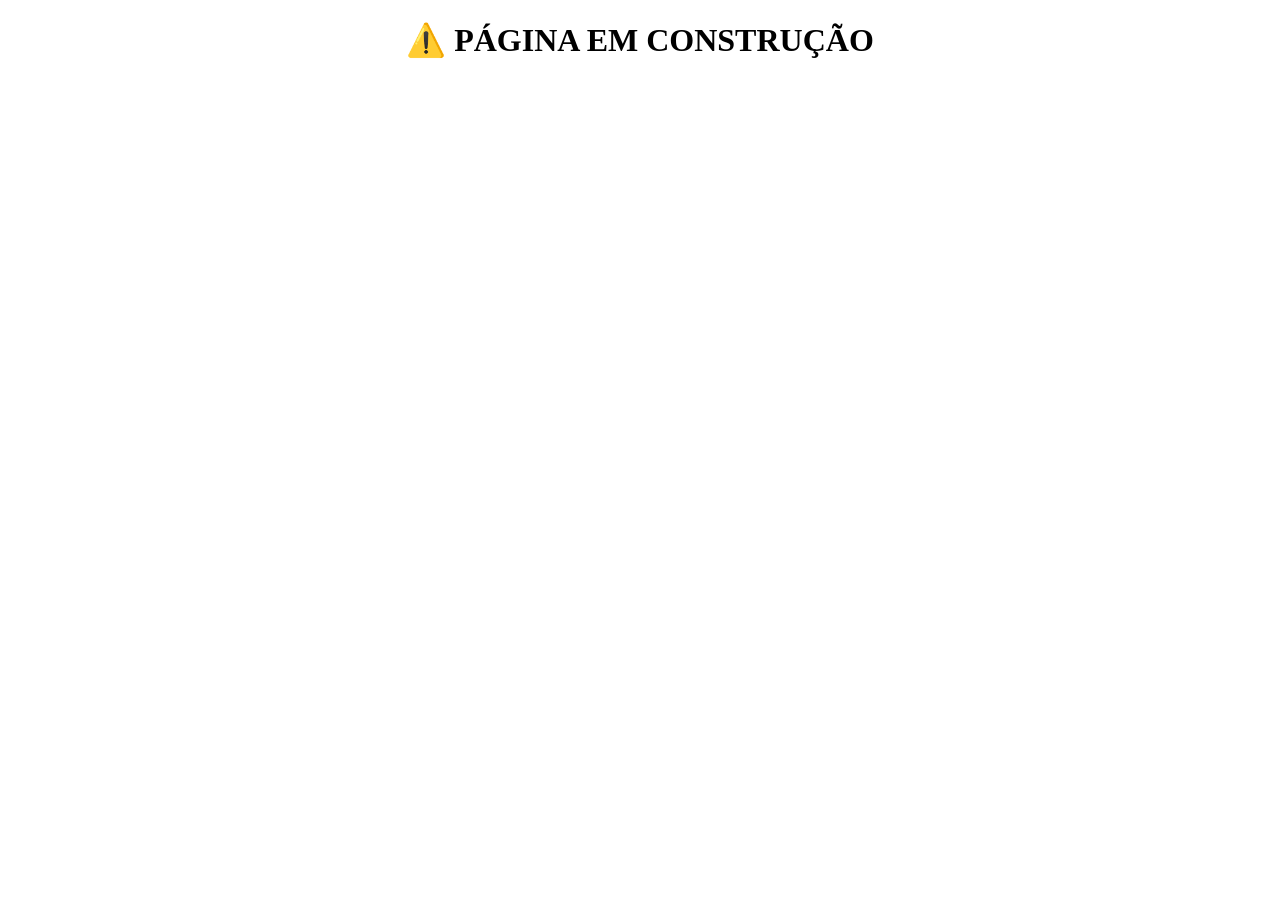
<file: index.html>
<!DOCTYPE html>
<html lang="pt-BR">
  <head>
    <meta charset="UTF-8">
    <meta http-equiv="content-type" content="text/html; charset=utf-8">
    <meta name="viewport" content="width=device-width, initial-scale=1.0">
    <title>Leandro Sciola</title>
  </head>
  <body>
    <h1 align="center">⚠️ PÁGINA EM CONSTRUÇÃO</h1>
  </body>
</html>
</file>
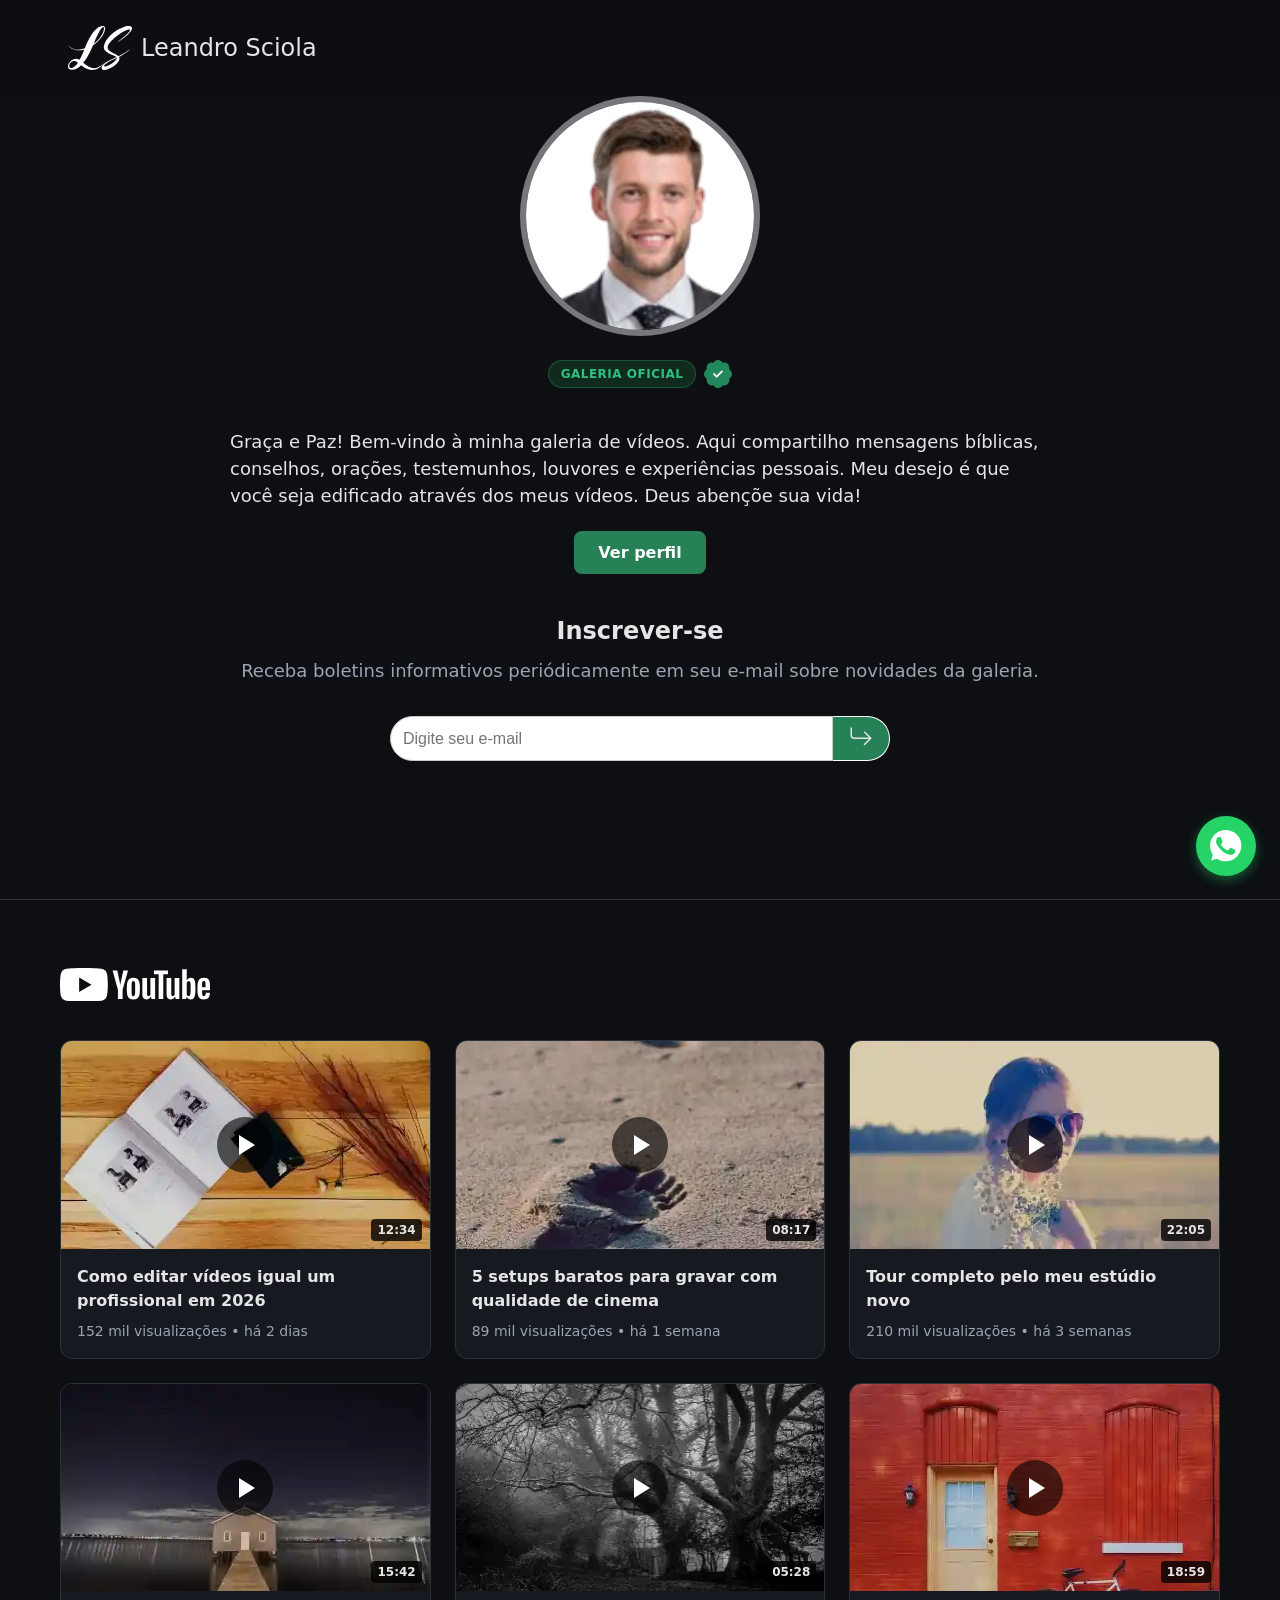
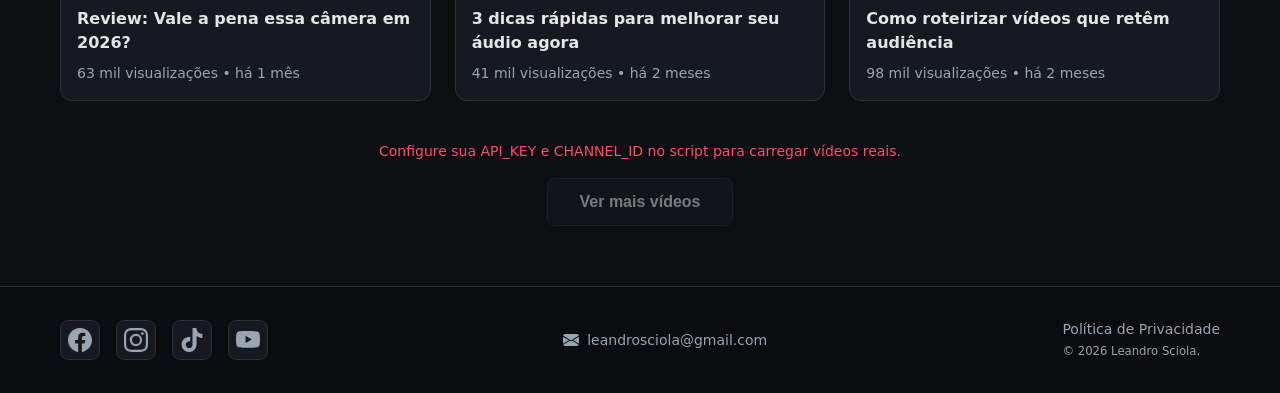
<file: _index.html>
<!DOCTYPE html>
<html lang="pt-BR">
  <head>
    <meta charset="UTF-8">
    <meta http-equiv="content-type" content="text/html; charset=utf-8">
    <meta http-equiv="X-UA-Compatible" content="IE=edge">
    <meta http-equiv="Cache-Control" content="public, max-age=31536000, immutable">
    <meta name="viewport" content="width=device-width, initial-scale=1.0">
    <meta name="revisit-after" content="7 days">
    <meta name="rating" content="General">
    <meta name="classification" content="Organization">
    <meta name="coverage" content="Worldwide">
    <meta name="distribution" content="Global">
    <meta name="directory" content="submission">
    <meta name="robots" content="index,follow">
    <meta name="language" content="pt-BR">
    <meta name="title" content="Leandro Sciola">
    <meta name="subtitle" content="Mensagens Bíblicas | Conselhos | Orações | Testemunhos | Louvores | Experiências Pessoais">
    <meta name="description" content="Página destinada a compartilhar mensagens bíblicas, conselhos, orações, testemunhos, louvores e experiências pessoais.">
    <meta name="keywords" content="leandro sciola, leandro, sciola, mensagens bíblicas, conselhos, orações, testemunhos, louvores">
    <meta name="copyright" content="Leandro Sciola">
    <meta name="theme-color" content="#ffffff">
    <meta name="msapplication-TileColor" content="#ffffff">
    <link rel="canonical" href="https://leandro.ct.ws">
    <link rel="icon" type="image/svg+xml" sizes="any" href="./images/favicon.svg">
    <title>Leandro Sciola - Mensagens Bíblicas | Conselhos | Orações | Testemunhos | Louvores | Experiências Pessoais</title>
    <link rel="preload" href="./styles/main.min.css" as="style">
    <link rel="preload" href="./scripts/main.min.js" as="script">
    <link rel="stylesheet" href="./styles/main.min.css">
    <!-- <base href="https://leandrosciola.codeberg.page/website/"> -->
  </head>
  <body style="background-color: #0D0F13">
    <header class="min-vh-100 border-bottom">
      <div class="header-top">
        <div class="container">
          <div class="header-content">
            <div class="logo">
              <a class="d-flex" href="/index.html" title="LS - Leandro Sciola">
                <svg xmlns="http://www.w3.org/2000/svg" xmlns:svg="http://www.w3.org/2000/svg" xml:space="preserve" width="80" height="80" viewBox="0 0 21.166666 21.166666" version="1.1" id="svg309">
                  <g id="layer1" transform="translate(-53.214574,-58.311775)">
                    <rect style="fill:none;fill-opacity:1;stroke:none;stroke-width:1.99232" id="rect345" width="21.166666" height="21.166666" x="53.214573" y="58.311775" rx="1.9843748" ry="1.9843748" />
                     <path d="m 62.139385,67.74203 c 1.2565,-3.01252 2.07713,-4.32141 2.513895,-4.38374 h 0.0205 c 0.22855,0 0.24585,0.43635 0.026,1.08035 -0.31905,0.93492 -1.14013,2.30614 -2.560765,3.30339 z m -2.477735,1.53714 c -0.48725,1.184235 -0.764495,1.86031 -1.277075,2.753675 -1.483505,-0.99609 -2.733715,0.54263 -2.99322,1.29793 -0.21975,0.644065 -0.024,1.28811 0.95904,1.329665 h 0.08315 c 0.83104,0 1.610285,-0.45705 2.364125,-1.205005 0.80535,0.623265 1.756115,1.24656 2.898795,1.24656 1.363675,-0.024 2.162065,-0.550395 2.76944,-1.417035 0.28695,-0.3624 0.51515,-0.69681 0.634865,-0.870065 -2.09146,2.89267 -4.16196,1.819785 -5.7461,0.3787 1.13175,-1.24656 1.782795,-2.724645 2.56578,-4.53216 1.741345,-1.26734 2.72205,-2.680105 3.07652,-3.718905 0.29065,-0.851815 0.14305,-1.45432 -0.37635,-1.45432 h -0.0205 c -1.073685,0.0415 -2.790385,0.810265 -4.811065,5.879605 -1.8146,0.757315 -3.61901,0.26595 -4.42176,-0.884185 0.620205,1.163875 2.559635,1.80015 4.29434,1.19554 z m -4.01147,4.43969 c -0.0485,-0.62905 0.62613,-1.37809 1.214215,-1.38961 0.1636,-0.0065 0.32185,0.0195 0.48025,0.07535 0.1985,0.0723 0.4203,0.22085 0.592645,0.40655 -0.780965,1.30499 -2.10949,1.89719 -2.28711,0.90771 z" style="fill:#ffffff;stroke-width:0.432832" id="path1101" />
                     <path d="m 68.25123,67.492705 c 1.282205,-0.88642 3.56431,-2.347685 3.98259,-3.573475 0.0425,-0.12465 0.0644,-0.24935 0.0445,-0.37395 -0.1014,-0.31165 -0.42575,-0.45705 -0.882835,-0.45705 -1.70363,0 -5.480335,2.05683 -6.479945,4.98624 -0.666405,1.95295 2.099465,2.49312 3.29906,3.17873 -1.02146,0.43625 -3.585285,1.49587 -3.953935,2.576225 -0.0709,0.20775 -0.05155,0.39475 0.0435,0.602535 0.1024,0.187 0.3234,0.27005 0.635005,0.27005 1.18423,0 3.53615,-1.412765 3.95443,-2.638555 0.09215,-0.27005 0.08045,-0.5402 -0.063,-0.789485 0.90214,-0.44935 2.78992,-1.73663 3.413655,-2.450745 -0.2823,0.3327 -2.654715,1.876765 -3.571185,2.242995 -0.87229,-0.91415 -2.90637,-1.16346 -2.86206,-2.38924 0.015,-0.10385 0.0295,-0.20775 0.0721,-0.3324 0.560065,-1.6413 4.459745,-4.36296 5.6232,-4.36296 0.0415,0 0.08315,0 0.1176,0.0205 0.0968,0.0205 0.13075,0.10385 0.0811,0.24935 -0.15115,0.4429 -1.06604,1.24999 -2.37155,2.31009 -0.3669,0.2971 -0.95619,0.820435 -1.0821,0.931125 z m 0.0305,3.98905 c -0.021,0.062 -0.015,0.10385 -0.029,0.1454 -0.3261,0.95569 -2.36492,2.18148 -3.09208,2.18148 -0.187,0 -0.31775,-0.10385 -0.25395,-0.29085 0.0851,-0.24935 1.44339,-1.24656 3.37487,-2.036045 z" style="fill:#ffffff;stroke-width:0.432832" id="path1103" />
                  </g>
                </svg>
              </a>
              <a class="text-decoration-none text-light" href="/index.html" title="Leandro Sciola">Leandro Sciola</a>
            </div>
            <!--
            <nav>
              <form role="search">
                <input type="search" name="q" placeholder="Pesquisar" aria-label="Pesquisar" required>
                <button type="submit" aria-label="Buscar">
                  <svg xmlns="http://www.w3.org/2000/svg" width="20" height="20" fill="currentColor" viewBox="0 0 16 16">
                    <path d="M11.742 10.344a6.5 6.5 0 1 0-1.397 1.398h-.001q.044.06.098.115l3.85 3.85a1 1 0 0 0 1.415-1.414l-3.85-3.85a1 1 0 0 0-.115-.1zM12 6.5a5.5 5.5 0 1 1-11 0 5.5 5.5 0 0 1 11 0" style="fill:#323232" />
                  </svg>
                </button>
              </form>
            </nav>
            -->
          </div>
        </div>
      </div>
      <div class="hero">
        <div class="container">
          <div class="hero-content">
            <!--
            <h1>
              Galeria de vídeos sobre temas espirituais
            </h1>
            -->
            <div class="hero-resize mb-5">
              <div class="d-flex justify-content-center mb-4">
                <div class="profile bg-light overflow-hidden rounded-circle">
                  <img class="object-fit-cover" src="./images/photo.jpg"  width="240" height="240" alt="Leandro Sciola">
                </div>
              </div>
              <div class="d-flex justify-content-center">
                <span class="hero-tag align-items-center me-2">Galeria Oficial</span>
                <svg xmlns="http://www.w3.org/2000/svg" xmlns:svg="http://www.w3.org/2000/svg" width="28" height="28" fill="#22885b" viewBox="0 0 16 16" version="1.1" id="svg4">
                  <g id="g219" transform="matrix(1.0001006,0,0,1.0000381,-8.0467094e-4,-3.045516e-4)">
                    <path d="m 10.067,0.8704999 c -1.1337685,-1.16026048 -3.0002316,-1.16026048 -4.1340001,0 l -0.622,0.638 -0.89,-0.011 c -1.6227696,-0.019206 -2.9432064,1.3012304 -2.924,2.924 l 0.01,0.89 -0.63599995,0.622 c -1.16026048,1.1337685 -1.16026048,3.0002316 0,4.1340001 L 1.508,10.6895 l -0.011,0.89 c -0.019206,1.62277 1.3012304,2.943206 2.9239999,2.924 l 0.89,-0.01 0.622,0.636 c 1.1337685,1.16026 3.0002316,1.16026 4.1340001,0 l 0.622,-0.637 0.89,0.011 c 1.62277,0.01921 2.943206,-1.30123 2.924,-2.924 l -0.01,-0.89 0.636,-0.622 c 1.16026,-1.1337685 1.16026,-3.0002316 0,-4.1340001 l -0.637,-0.622 0.011,-0.89 c 0.01921,-1.6227696 -1.30123,-2.9432064 -2.924,-2.924 l -0.89,0.01 z" id="path2-6" />
                    <path d="M 10.604,6.8583813 7.6039997,9.8583812 c -0.195364,0.1958588 -0.512636,0.1958588 -0.7080001,0 L 5.3959997,8.3583813 c -0.472,-0.472 0.236,-1.18 0.708,-0.708 l 1.146,1.147 2.6459999,-2.647 c 0.4720004,-0.472 1.1800004,0.236 0.7080004,0.708" id="path168" style="fill:#ffffff" />
                  </g>
                </svg>
              </div>
              <div class="d-flex justify-content-center">
                <p class="text-block-width text-light my-4">
                  Graça e Paz! Bem-vindo à minha galeria de vídeos. Aqui compartilho mensagens bíblicas, conselhos, orações, testemunhos, louvores e experiências pessoais. Meu desejo é que você seja edificado através dos meus vídeos. Deus abençõe sua vida!
                </p>
              </div>
              <div class="d-flex justify-content-center my-2">
                <div class="text-center active" id="view-profile">
                  <a class="btn btn-success" href="javascript:profile()">Ver perfil</a>
                </div>
                <div class="text-block-width d-none" id="profile">
                  <div class="text-center mb-4">
                    <a class="btn btn-success" href="javascript:profile()">Fechar</a>
                  </div>
                  <h2>Perfil</h2>
                  <ul class="list-unstyled">
                    <li>Nome completo: Leandro Sciola</li>
                    <li>Data de nascimento: 21 de Agosto de 1977</li>
                    <li>Cidade natal: Santo André / SP</li>
                    <li>Nacionalidade: Brasileiro</li>
                    <li>Graduação: Teologia Nível Fundamental pelo Instituto Batista de Ensino Religioso e Bacharel em Sistemas de Informação pela Universidade Bandeirante de São Paulo.</li>
                    <li>Ano de conversão: 1995 - 18 anos de idade</li>
                    <li>Linhagem denominacional: Batista</li>
                    <li>Visão doutrinária:</li>
                    <li>- Triunidade de Deus (Pai, ​​Filho e Espírito Santo)</li>
                    <li>- Bíblia Sagrada como regra de fé e prática</li>
                    <li>- Salvação através do sacrifício de Jesus na cruz</li>
                    <li>- Batismo nas águas</li>
                    <li>- Pentecostal (Batismo, Dons e Frutos do Espírito Santo)</li>
                    <li>- Arrebatamento (Pré-tribulacionista)</li>
                    <li>Missão: Pregar o evangelho, ganhando almas para o Reino de Deus. <i>"E disse-lhes: Ide por todo o mundo, pregai o evangelho a toda criatura. - Marcos 16:15"</i></li>
                  </ul>
                  <div class="text-center">
                    <svg class="mt-4" xmlns="http://www.w3.org/2000/svg" xmlns:svg="http://www.w3.org/2000/svg" width="47.627243mm" height="33.082783mm" viewBox="0 0 47.627243 33.082782" version="1.1" id="svg8">
                      <g id="layer1" transform="translate(-35.788899,-100.17346)">
                        <path d="m 53.7858,110.17518 c 1.942948,-7.83009 0.452046,-10.290107 0.06493,-9.44777 l 2.634708,32.14362 c -0.48125,-5.95352 1.561628,-15.80656 -4.704855,-16.8436 -3.404401,-0.55427 -7.615774,-0.54574 -10.178245,-0.17657 -2.833968,0.5426 -2.012441,0.78806 0.0638,0.67949 6.849849,-0.36469 16.296741,-2.2905 22.1156,-4.06926 6.516184,-2.42841 -3.764298,-3.94111 -5.080359,-0.56468 -0.289276,0.96599 0.105755,2.04509 1.053338,3.23513 3.71324,3.38722 6.911414,5.94589 6.183695,11.31942 -1.591194,10.74853 -21.944145,6.39831 -28.16577,-1.52708 -3.375051,-4.3713 -0.995012,-9.45488 3.57167,-10.2393 2.123237,-0.33245 4.66246,-0.34244 6.898771,-0.43437 11.526566,-0.52883 23.127202,-0.34197 34.770532,-0.6251" style="fill:none;stroke:#ffffff;stroke-width:0.6;stroke-linecap:round;stroke-linejoin:miter;stroke-miterlimit:4;stroke-dasharray:none;stroke-opacity:1" id="path815" />
                      </g>
                    </svg>
                  </div>
                </div>
              </div>
            </div>
            <div class="d-flex flex-column justify-content-center align-items-center text-center mb-5">
              <h2>Inscrever-se</h2>
              <p class="text-muted my-2">
                Receba boletins informativos periódicamente em seu e-mail sobre novidades da galeria.
              </p>
              <form class="my-4" action="#" method="POST" id="subscribe">
                <input class="fw-bold" type="email" name="email" placeholder="Digite seu e-mail" aria-label="Digite seu e-mail" required>
                <button class="btn-success text-light" type="submit" aria-label="Enviar">
                  <svg xmlns="http://www.w3.org/2000/svg" width="24" height="24" fill="currentColor" viewBox="0 0 16 16">
                    <path fill-rule="evenodd" d="M1.5 1.5A.5.5 0 0 0 1 2v4.8a2.5 2.5 0 0 0 2.5 2.5h9.793l-3.347 3.346a.5.5 0 0 0 .708.708l4.2-4.2a.5.5 0 0 0 0-.708l-4-4a.5.5 0 0 0-.708.708L13.293 8.3H3.5A1.5 1.5 0 0 1 2 6.8V2a.5.5 0 0 0-.5-.5"/>
                  </svg>
                </button>
              </form>
            </div>
          </div>
        </div>
      </div>
    </header>
    <main id="galeria">
      <div class="container">
        <div class="section-header">
          <svg class="mt-2" height="33.48671" width="150" viewBox="-76.185 -28.34675 82.53375 7.1999387" version="1.1" id="svg8" xmlns="http://www.w3.org/2000/svg" xmlns:svg="http://www.w3.org/2000/svg">
            <g fill="#ffffff" id="g6" transform="matrix(0.1625,0,0,0.1625,-76.185,-33.959393)">
              <path d="M 64.792,80.99 V 32.396 l 42.082,24.297 z M 158.595,17.705 A 20.285,20.285 0 0 0 144.275,3.385 C 131.642,0 80.99,0 80.99,0 80.99,0 30.337,0 17.705,3.385 A 20.286,20.286 0 0 0 3.385,17.705 C 0,30.338 0,56.693 0,56.693 c 0,0 0,26.356 3.385,38.987 A 20.285,20.285 0 0 0 17.705,110 c 12.632,3.386 63.285,3.386 63.285,3.386 0,0 50.652,0 63.285,-3.386 a 20.284,20.284 0 0 0 14.32,-14.32 c 3.385,-12.632 3.385,-38.988 3.385,-38.988 0,0 0,-26.355 -3.385,-38.988 m 94.473,74.326 c 0.887,-2.314 1.332,-6.098 1.332,-11.35 V 58.556 c 0,-5.097 -0.445,-8.822 -1.332,-11.178 -0.888,-2.355 -2.452,-3.533 -4.69,-3.533 -2.163,0 -3.69,1.178 -4.577,3.533 -0.888,2.356 -1.332,6.081 -1.332,11.178 V 80.68 c 0,5.25 0.424,9.035 1.275,11.35 0.848,2.318 2.392,3.475 4.633,3.475 2.239,0 3.803,-1.157 4.691,-3.475 z m -17.953,11.122 c -3.207,-2.16 -5.486,-5.52 -6.835,-10.079 -1.352,-4.554 -2.027,-10.617 -2.027,-18.185 v -10.31 c 0,-7.644 0.771,-13.784 2.316,-18.417 1.544,-4.633 3.956,-8.011 7.24,-10.135 3.282,-2.123 7.587,-3.186 12.916,-3.186 5.251,0 9.459,1.082 12.626,3.243 3.165,2.162 5.482,5.542 6.95,10.136 1.466,4.595 2.2,10.715 2.2,18.36 v 10.31 c 0,7.567 -0.714,13.65 -2.142,18.243 -1.43,4.595 -3.747,7.955 -6.951,10.077 -3.205,2.124 -7.548,3.186 -13.03,3.186 -5.64,0 -10.06,-1.082 -13.263,-3.243 M 483.168,45.171 c -0.81,1.005 -1.352,2.646 -1.621,4.923 -0.272,2.278 -0.404,5.734 -0.404,10.367 v 5.097 H 492.84 V 60.46 c 0,-4.555 -0.155,-8.011 -0.463,-10.367 -0.309,-2.355 -0.868,-4.014 -1.678,-4.98 -0.812,-0.966 -2.067,-1.449 -3.766,-1.449 -1.7,0 -2.954,0.503 -3.765,1.506 z m -2.025,29.886 v 3.591 c 0,4.557 0.132,7.974 0.404,10.251 0.269,2.279 0.828,3.94 1.68,4.982 0.849,1.041 2.16,1.564 3.938,1.564 2.392,0 4.035,-0.927 4.923,-2.781 0.887,-1.853 1.37,-4.942 1.447,-9.268 l 13.785,0.812 c 0.077,0.62 0.116,1.469 0.116,2.548 0,6.565 -1.795,11.47 -5.387,14.712 -3.589,3.242 -8.669,4.865 -15.232,4.865 -7.876,0 -13.398,-2.47 -16.564,-7.414 -3.168,-4.94 -4.75,-12.586 -4.75,-22.935 V 63.589 c 0,-10.657 1.641,-18.436 4.924,-23.342 3.281,-4.903 8.9,-7.355 16.854,-7.355 5.482,0 9.691,1.004 12.626,3.012 2.933,2.01 5,5.137 6.197,9.383 1.197,4.247 1.796,10.117 1.796,17.607 V 75.057 H 481.143 M 196.19,73.727 178.003,8.047 h 15.869 l 6.37,29.77 c 1.623,7.339 2.82,13.594 3.591,18.766 h 0.464 c 0.54,-3.706 1.738,-9.922 3.591,-18.65 l 6.603,-29.886 h 15.869 l -18.417,65.68 v 31.51 H 196.189 V 73.727 M 322.115,34.23 v 71.007 h -12.511 l -1.39,-8.688 h -0.347 c -3.399,6.564 -8.496,9.845 -15.291,9.845 -4.71,0 -8.185,-1.543 -10.425,-4.633 -2.24,-3.087 -3.359,-7.915 -3.359,-14.48 V 34.23 h 15.985 v 52.126 c 0,3.168 0.348,5.426 1.043,6.776 0.695,1.353 1.853,2.027 3.475,2.027 1.39,0 2.722,-0.423 3.996,-1.275 1.274,-0.849 2.22,-1.928 2.838,-3.241 V 34.229 h 15.986 m 81.995,10e-4 v 71.007 h -12.511 l -1.391,-8.688 h -0.345 c -3.402,6.564 -8.498,9.845 -15.292,9.845 -4.711,0 -8.186,-1.543 -10.426,-4.633 -2.24,-3.087 -3.358,-7.915 -3.358,-14.48 V 34.23 h 15.985 v 52.126 c 0,3.168 0.347,5.426 1.041,6.776 0.696,1.353 1.855,2.027 3.476,2.027 1.391,0 2.723,-0.423 3.996,-1.275 1.275,-0.849 2.22,-1.928 2.839,-3.241 V 34.229 h 15.985" id="path2" />
              <path d="m 365.552,20.908 h -15.87 v 84.329 H 334.045 V 20.907 H 318.176 V 8.05 h 47.376 v 12.858 m 76.811,53.636 c 0,5.174 -0.215,9.229 -0.639,12.162 -0.424,2.937 -1.139,5.021 -2.143,6.255 -1.004,1.236 -2.357,1.854 -4.053,1.854 a 7.404,7.404 0 0 1 -3.65,-0.927 c -1.12,-0.618 -2.026,-1.544 -2.722,-2.78 V 50.796 c 0.54,-1.93 1.467,-3.513 2.78,-4.749 1.313,-1.234 2.74,-1.853 4.285,-1.853 1.623,0 2.876,0.637 3.766,1.91 0.886,1.275 1.505,3.418 1.853,6.43 0.348,3.011 0.523,7.297 0.523,12.857 z M 457.015,45.58 c -0.967,-4.478 -2.531,-7.721 -4.692,-9.73 -2.163,-2.007 -5.136,-3.011 -8.919,-3.011 -2.935,0 -5.676,0.83 -8.224,2.49 a 16.926,16.926 0 0 0 -5.908,6.545 h -0.117 l 0.001,-37.416 h -15.405 v 100.777 h 13.204 l 1.622,-6.717 h 0.347 c 1.235,2.393 3.088,4.285 5.56,5.675 2.47,1.39 5.213,2.085 8.225,2.085 5.404,0 9.382,-2.491 11.931,-7.471 2.548,-4.982 3.823,-12.76 3.823,-23.341 V 64.23 c 0,-7.953 -0.484,-14.17 -1.448,-18.65" id="path4" />
            </g>
          </svg>
        </div>
        <div class="gallery" id="gallery">
          <!-- Vídeos carregados via JS -->
        </div>

        <div class="gallery">
          <article class="video-card border">
            <div class="thumb">
              <img src="./images/thumbnails/1.webp" width="369" height="208" alt="Thumbnail do vídeo 1" loading="lazy">
              <div class="play-icon"></div>
              <span class="duration">12:34</span>
            </div>
            <div class="video-info">
              <h2 class="video-title">Como editar vídeos igual um profissional em 2026</h2>
              <p class="video-meta">152 mil visualizações • há 2 dias</p>
            </div>
          </article>

          <article class="video-card border">
            <div class="thumb">
              <img src="./images/thumbnails/2.webp" width="369" height="208" alt="Thumbnail do vídeo 2" loading="lazy">
              <div class="play-icon"></div>
              <span class="duration">08:17</span>
            </div>
            <div class="video-info">
              <h2 class="video-title">5 setups baratos para gravar com qualidade de cinema</h2>
              <p class="video-meta">89 mil visualizações • há 1 semana</p>
            </div>
          </article>

          <article class="video-card border">
            <div class="thumb">
              <img src="./images/thumbnails/3.webp" width="369" height="208" alt="Thumbnail do vídeo 3" loading="lazy">
              <div class="play-icon"></div>
              <span class="duration">22:05</span>
            </div>
            <div class="video-info">
              <h2 class="video-title">Tour completo pelo meu estúdio novo</h2>
              <p class="video-meta">210 mil visualizações • há 3 semanas</p>
            </div>
          </article>

          <article class="video-card border">
            <div class="thumb">
              <img src="./images/thumbnails/4.webp" width="369" height="208" alt="Thumbnail do vídeo 4" loading="lazy">
              <div class="play-icon"></div>
              <span class="duration">15:42</span>
            </div>
            <div class="video-info">
              <h2 class="video-title">Review: Vale a pena essa câmera em 2026?</h2>
              <p class="video-meta">63 mil visualizações • há 1 mês</p>
            </div>
          </article>

          <article class="video-card border">
            <div class="thumb">
              <img src="./images/thumbnails/5.webp" width="369" height="208" alt="Thumbnail do vídeo 5" loading="lazy">
              <div class="play-icon"></div>
              <span class="duration">05:28</span>
            </div>
            <div class="video-info">
              <h2 class="video-title">3 dicas rápidas para melhorar seu áudio agora</h2>
              <p class="video-meta">41 mil visualizações • há 2 meses</p>
            </div>
          </article>

          <article class="video-card border">
            <div class="thumb">
              <img src="./images/thumbnails/6.webp" width="369" height="208" alt="Thumbnail do vídeo 6" loading="lazy">
              <div class="play-icon"></div>
              <span class="duration">18:59</span>
            </div>
            <div class="video-info">
              <h2 class="video-title">Como roteirizar vídeos que retêm audiência</h2>
              <p class="video-meta">98 mil visualizações • há 2 meses</p>
            </div>
          </article>
        </div>

        <div class="load-more-wrap">
          <p class="loading-msg" id="loadingMsg" style="display: none;">Carregando vídeos...</p>
          <p class="error-msg" id="errorMsg" style="display: none;"></p>
          <button class="btn-load-more border" id="loadMoreBtn">Ver mais vídeos</button>
        </div>
      </div>
    </main>
    <footer class="border-top">
      <div class="container">
        <div class="footer-content">
          <ul class="social-links">
            <li>
              <a class="border" href="https://www.facebook.com/pagina.leandro.sciola" title="Facebook" target="_blank" rel="noopener" aria-label="Facebook">
                <svg xmlns="http://www.w3.org/2000/svg" width="24" height="24" fill="currentColor" viewBox="0 0 16 16">
                  <path d="M16 8.049c0-4.446-3.582-8.05-8-8.05C3.58 0-.002 3.603-.002 8.05c0 4.017 2.926 7.347 6.75 7.951v-5.625h-2.03V8.05H6.75V6.275c0-2.017 1.195-3.131 3.022-3.131.876 0 1.791.157 1.791.157v1.98h-1.009c-.993 0-1.303.621-1.303 1.258v1.51h2.218l-.354 2.326H9.25V16c3.824-.604 6.75-3.934 6.75-7.951"/>
                </svg>
              </a>
            </li>
            <li>
              <a class="border" href="https://www.instagram.com/leandro.sciola" title="Instagram" target="_blank" rel="noopener" aria-label="Instagram">
                <svg xmlns="http://www.w3.org/2000/svg" width="24" height="24" fill="currentColor" viewBox="0 0 16 16">
                  <path d="M8 0C5.829 0 5.556.01 4.703.048 3.85.088 3.269.222 2.76.42a3.9 3.9 0 0 0-1.417.923A3.9 3.9 0 0 0 .42 2.76C.222 3.268.087 3.85.048 4.7.01 5.555 0 5.827 0 8.001c0 2.172.01 2.444.048 3.297.04.852.174 1.433.372 1.942.205.526.478.972.923 1.417.444.445.89.719 1.416.923.51.198 1.09.333 1.942.372C5.555 15.99 5.827 16 8 16s2.444-.01 3.298-.048c.851-.04 1.434-.174 1.943-.372a3.9 3.9 0 0 0 1.416-.923c.445-.445.718-.891.923-1.417.197-.509.332-1.09.372-1.942C15.99 10.445 16 10.173 16 8s-.01-2.445-.048-3.299c-.04-.851-.175-1.433-.372-1.941a3.9 3.9 0 0 0-.923-1.417A3.9 3.9 0 0 0 13.24.42c-.51-.198-1.092-.333-1.943-.372C10.443.01 10.172 0 7.998 0zm-.717 1.442h.718c2.136 0 2.389.007 3.232.046.78.035 1.204.166 1.486.275.373.145.64.319.92.599s.453.546.598.92c.11.281.24.705.275 1.485.039.843.047 1.096.047 3.231s-.008 2.389-.047 3.232c-.035.78-.166 1.203-.275 1.485a2.5 2.5 0 0 1-.599.919c-.28.28-.546.453-.92.598-.28.11-.704.24-1.485.276-.843.038-1.096.047-3.232.047s-2.39-.009-3.233-.047c-.78-.036-1.203-.166-1.485-.276a2.5 2.5 0 0 1-.92-.598 2.5 2.5 0 0 1-.6-.92c-.109-.281-.24-.705-.275-1.485-.038-.843-.046-1.096-.046-3.233s.008-2.388.046-3.231c.036-.78.166-1.204.276-1.486.145-.373.319-.64.599-.92s.546-.453.92-.598c.282-.11.705-.24 1.485-.276.738-.034 1.024-.044 2.515-.045zm4.988 1.328a.96.96 0 1 0 0 1.92.96.96 0 0 0 0-1.92m-4.27 1.122a4.109 4.109 0 1 0 0 8.217 4.109 4.109 0 0 0 0-8.217m0 1.441a2.667 2.667 0 1 1 0 5.334 2.667 2.667 0 0 1 0-5.334"/>
                </svg>
              </a>
            </li>
            <li>
              <a class="border" href="https://www.tiktok.com/@leandro.sciola" title="TikTok" target="_blank" rel="noopener" aria-label="TikTok">
                <svg xmlns="http://www.w3.org/2000/svg" width="24" height="24" fill="currentColor" viewBox="0 0 24 24">
                  <path d="M12.525.02c1.31-.02 2.61-.01 3.91-.02.08 1.53.63 3.09 1.75 4.17 1.12 1.11 2.7 1.62 4.24 1.79v4.03c-1.44-.05-2.89-.35-4.2-.97-.57-.26-1.1-.59-1.62-.93-.01 2.92.01 5.84-.02 8.75-.08 1.4-.54 2.79-1.35 3.94-1.31 1.92-3.58 3.17-5.91 3.21-1.43.08-2.86-.31-4.08-1.03-2.02-1.19-3.44-3.37-3.65-5.71-.02-.5-.03-1-.01-1.49.18-1.9 1.12-3.72 2.58-4.96 1.66-1.44 3.98-2.13 6.15-1.72.02 1.48-.04 2.96-.04 4.44-.99-.32-2.15-.23-3.02.37-.63.41-1.11 1.04-1.36 1.75-.21.51-.15 1.07-.14 1.61.24 1.64 1.82 3.02 3.5 2.87 1.12-.01 2.19-.66 2.77-1.61.19-.33.4-.67.41-1.06.1-1.79.06-3.57.07-5.36.01-4.03-.01-8.05.02-12.07z"/>
                </svg>
              </a>
            </li>
            <li>
              <a class="border" href="https://www.youtube.com/@LeandroSciola" title="YouTube" target="_blank" rel="noopener" aria-label="YouTube" id="ytLink">
                <svg xmlns="http://www.w3.org/2000/svg" width="24" height="24" fill="currentColor" viewBox="0 0 16 16">
                  <path d="M8.051 1.999h.089c.822.003 4.987.033 6.11.335a2.01 2.01 0 0 1 1.415 1.42c.101.38.172.883.22 1.402l.01.104.022.26.008.104c.065.914.073 1.77.074 1.957v.075c-.001.194-.01 1.108-.082 2.06l-.008.105-.009.104c-.05.572-.124 1.14-.235 1.558a2.01 2.01 0 0 1-1.415 1.42c-1.16.312-5.569.334-6.18.335h-.142c-.309 0-1.587-.006-2.927-.052l-.17-.006-.087-.004-.171-.007-.171-.007c-1.11-.049-2.167-.128-2.654-.26a2.01 2.01 0 0 1-1.415-1.419c-.111-.417-.185-.986-.235-1.558L.09 9.82l-.008-.104A31 31 0 0 1 0 7.68v-.123c.002-.215.01-.958.064-1.778l.007-.103.003-.052.008-.104.022-.26.01-.104c.048-.519.119-1.023.22-1.402a2.01 2.01 0 0 1 1.415-1.42c.487-.13 1.544-.21 2.654-.26l.17-.007.172-.006.086-.003.171-.007A100 100 0 0 1 7.858 2zM6.4 5.209v4.818l4.157-2.408z"/>
                </svg>
              </a>
            </li>
          </ul>
          <p class="footer-text">
            <a class="image-align-center text-decoration-none" href="mailto:leandrosciola@gmail.com" title="E-mail" target="_blank">
              <svg class="me-2" xmlns="http://www.w3.org/2000/svg" width="16" height="16" fill="currentColor" viewBox="0 0 16 16">
                <path d="M.05 3.555A2 2 0 0 1 2 2h12a2 2 0 0 1 1.95 1.555L8 8.414zM0 4.697v7.104l5.803-3.558zM6.761 8.83l-6.57 4.027A2 2 0 0 0 2 14h12a2 2 0 0 0 1.808-1.144l-6.57-4.027L8 9.586zm3.436-.586L16 11.801V4.697z"/>
              </svg>leandrosciola@gmail.com
            </a>
          </p>
          <p class="footer-text">
            <a class="text-decoration-none" href="javascript:content('privacy-policy')" title="Política de Privacidade">Política de Privacidade</a><br><small>© 2026 Leandro Sciola.</small>
          </p>
        </div>
      </div>
      <div class="d-none" id="privacy-policy">
        <h1>
          <svg xmlns="http://www.w3.org/2000/svg" width="32" height="32" fill="currentColor" viewBox="0 0 16 16">
            <path d="M9.293 0H4a2 2 0 0 0-2 2v12a2 2 0 0 0 2 2h8a2 2 0 0 0 2-2V4.707A1 1 0 0 0 13.707 4L10 .293A1 1 0 0 0 9.293 0M9.5 3.5v-2l3 3h-2a1 1 0 0 1-1-1M4.5 9a.5.5 0 0 1 0-1h7a.5.5 0 0 1 0 1zM4 10.5a.5.5 0 0 1 .5-.5h7a.5.5 0 0 1 0 1h-7a.5.5 0 0 1-.5-.5m.5 2.5a.5.5 0 0 1 0-1h4a.5.5 0 0 1 0 1z"/>
          </svg>
          Política de Privacidade
        </h1>
        <ul class="list-unstyled mt-2">
          <li>A Política de Privacidade do site <a href="https://leandro.ct.ws" title="https://leandro.ct.ws">https://leandro.ct.ws</a> foi criada em conformidade com as leis de proteção de dados aplicáveis, incluindo o Regulamento Geral de Proteção de Dados (GDPR) da União Europeia, afirmando nosso compromisso com a segurança e privacidade das informações coletadas dos usuários que acessam nosso site. Esta Política de Privacidade descreve o que coletamos, como usamos e protegemos suas informações pessoais.</li>

          <li class="bg-secondary-subtle fw-bold rounded my-2 p-2">Informações que coletamos</li>
          <li>Podemos coletar as seguintes informações quando você acessa nosso site:</li>

          <li>1. Informações de identidade pessoal: Nome;</li>
          <li>2. Informações de localização: Idioma e região;</li>
          <li>3. Informações de log: Endereço IP, sistema operacional, tipo de navegador, versão do navegador, páginas visitadas, data e hora da visita, tempo de permanência em cada página, identificadores de dispositivo e recursos utilizados no site;</li>
          <li>4. Informações de contato: Endereço de e-mail e possivelmente número de telefone.</li>

          <li class="bg-secondary-subtle fw-bold rounded my-2 p-2">Como usamos suas informações</li>
          <li>Usamos suas informações para:</li>
          <li>1. Comunicar-nos com você: Responder às suas perguntas, enviar notificações sobre novas atualizações e outras informações relevantes;</li>
          <li>2. Lembrar preferências: Personalizar a experiência de navegação em nosso site;</li>
          <li>3. Analisar métricas: Entender melhor como nosso site está sendo utilizado, para que possamos aprimorá-lo continuamente;</li>
          <li>4. Gerenciar doações: Para identificar doações efetuadas.</li>

          <li class="bg-secondary-subtle fw-bold rounded my-2 p-2">Como protegemos suas informações</li>
          <li>Não compartilhamos informações pessoais com terceiros sem o seu consentimento prévio, exceto em determinadas circunstâncias, como:</li>
          <li>1. Prestadores de serviços: Podemos contratar prestadores de serviços terceirizados para executar determinadas funções em nosso nome, como contabilidade, análise de dados, processamento de pagamentos, comunicações, marketing e software em nuvem. Esses prestadores de serviços têm acesso às suas informações pessoais apenas para executar as funções especificadas e são obrigados a protegê-las de acordo com esta Política de Privacidade;</li>
          <li>2. Conformidade legal: Podemos divulgar suas informações se exigido por lei e regulamentação ou para cooperar com as autoridades policiais, se necessário.</li>

          <li class="bg-secondary-subtle fw-bold rounded my-2 p-2">Cookies</li>
          <li>Cookies não são programas, não roubam dados do seu dispositivo e não comprometem a segurança da sua navegação. Cookies são pequenos arquivos de texto que os sites enviam ao seu navegador para lembrar suas preferências e personalizar sua experiência de navegação.</li>
          <li>Usamos cookies para o funcionamento básico dos recursos do site. Você tem o direito de desativar os cookies nas configurações do seu navegador. No entanto, ao desativar os cookies, os recursos podem não funcionar corretamente.</li>
          <li>Categorias de cookies:</li>
          <li>1. Cookies essenciais: Cookies necessários para o funcionamento básico do site, como login e navegação;</li>
          <li>2. Cookies de desempenho: Cookies que coletam informações sobre como você navega no site, páginas visitadas, data, hora, tempo de permanência e links clicados;</li>
          <li>3. Cookies de funcionalidade: Cookies que permitem que o site lembre suas preferências, como idioma, bem como outras personalizações;</li>
          <li>4. Cookies de publicidade: Cookies usados ​​para exibir anúncios relevantes para você e definir identificadores usados ​​em estratégias de marketing de afiliados.</li>

          <li class="bg-secondary-subtle fw-bold rounded my-2 p-2">Links para sites e aplicativos de terceiros</li>
          <li>Nosso site pode conter links para sites e aplicativos de terceiros que não são operados por nós. Portanto, não nos responsabilizamos pelas respectivas Políticas de Privacidade. Recomendamos que os usuários revisem suas respectivas Políticas de Privacidade antes de fornecer quaisquer informações pessoais.</li>

          <li class="bg-secondary-subtle fw-bold rounded my-2 p-2">Segurança</li>
          <li>Implementamos medidas de segurança físicas, técnicas e administrativas para proteger suas informações pessoais contra acesso, uso, modificação ou divulgação não autorizados. No entanto, nenhum método de transmissão pela internet ou método de armazenamento eletrônico é totalmente seguro. Portanto, embora nos esforcemos para proteger suas informações pessoais, não podemos garantir sua segurança absoluta.</li>

          <li class="bg-secondary-subtle fw-bold rounded my-2 p-2">Seus direitos</li>
          <li>Você tem o direito de:</li>
          <li>1. Acessar suas informações pessoais;</li>
          <li>2. Corrigir informações imprecisas;</li>
          <li>3. Restrigir o processamento de suas informações;</li>
          <li>4. Excluir suas informações;</li>
          <li>5. Cancelar o recebimento de quaisquer comunicações de marketing.</li>

          <li class="bg-secondary-subtle fw-bold rounded my-2 p-2">Seus compromissos</li>
          <li>Você concorda em:</li>
          <li>1. Fazer uso adequado dos serviços e recursos oferecidos pelo site;</li>
          <li>2. Não divulgar conteúdo ilegal de qualquer natureza, contrário à boa-fé e aos direitos humanos;</li>
          <li>3. Não praticar atos ilícitos em nossos sistemas com o objetivo de causar danos ou apropriar-se indevidamente de dados;</li>
          <li>4. Não utilizar quaisquer elementos gráficos, textos, códigos-fonte e demais arquivos que compõem o site em outros sites sem a devida autorização.</li>

          <li class="bg-secondary-subtle fw-bold rounded my-2 p-2">Menores de 14 anos de idade</li>
          <li>Este site não se destina a crianças. Não coletamos intencionalmente informações pessoais de menores de 14 anos. Se você for pai/mãe ou responsável e tomar conhecimento de que seu filho nos forneceu informações pessoais, entre em contato conosco para que possamos tomar as medidas necessárias para excluí-las.</li>

          <li class="bg-secondary-subtle fw-bold rounded my-2 p-2">Alterações na Política de Privacidade</li>
          <li>Podemos atualizar esta Política de Privacidade ocasionalmente. Publicaremos as alterações em nosso site e indicaremos a data da última atualização. Recomendamos que você revise esta Política de Privacidade periodicamente para se manter informado sobre nossas práticas de coleta, uso e proteção de dados.</li>

          <li class="bg-secondary-subtle fw-bold rounded my-2 p-2">Aceitação desta Política de Privacidade</li>
          <li>O uso contínuo de nosso site será considerado aceitação de nossa Política de Privacidade.</li>

          <li class="bg-secondary-subtle fw-bold rounded my-2 p-2">Contato</li>
          <li>Esperamos que esta Política de Privacidade tenha esclarecido nossas práticas em relação às informações pessoais, mas se você ainda tiver dúvidas, entre em contato conosco pelo e-mail: <a href="mailto:leandrosciola@gmail.com" title="E-mail">leandrosciola@gmail.com</a>.</li>

          <li class="list-group-item border-0 border-top mt-4 pt-4">Em vigor a partir de: <i>10 de Abril de 2026</i></li>

        </ul>
      </div>
      <a class="whatsapp-float" href="https://wa.me/5511999999999" title="WhatsApp" target="_blank" rel="noopener" aria-label="WhatsApp">
        <svg width="32" height="32" fill="currentColor" viewBox="0 0 28 28">
          <path d="m 21.236316,17.160887 c -0.412072,-0.206657 -2.439136,-1.202496 -2.816521,-1.341193 -0.378775,-0.137309 -0.653489,-0.20527 -0.929591,0.208045 -0.273328,0.411928 -1.064175,1.339806 -1.304203,1.614425 -0.240029,0.276005 -0.481445,0.309293 -0.893517,0.104022 C 14.880412,17.538142 13.551235,17.104022 11.97648,15.700416 10.751363,14.607489 9.9230551,13.257975 9.6830267,12.84466 9.4429973,12.432732 9.6580487,12.209432 9.8633946,12.004161 10.049313,11.819696 10.276855,11.522885 10.482197,11.28294 c 0.20673,-0.24133 0.274715,-0.413315 0.41346,-0.68932 0.137357,-0.274619 0.06937,-0.514563 -0.03469,-0.7212202 C 10.756909,9.6657416 9.9327644,7.6366156 9.590064,6.8113729 9.2543013,6.0083217 8.914376,6.1178921 8.6618605,6.1040219 8.4218316,6.0929248 8.147117,6.0901525 7.8710148,6.0901525 c -0.2747151,0 -0.7214732,0.1026353 -1.0988599,0.51595 -0.3773858,0.4119279 -1.442947,1.4091543 -1.442947,3.4382795 0,2.02774 1.4776335,3.987518 1.682976,4.263523 0.20673,0.274619 2.9080934,4.438281 7.0440791,6.223302 0.983702,0.42441 1.750961,0.678224 2.350339,0.866851 0.987865,0.31484 1.886931,0.270458 2.595918,0.163661 0.792234,-0.117892 2.439136,-0.997226 2.783222,-1.959777 0.344088,-0.962552 0.344088,-1.787796 0.24003,-1.959778 C 21.9231,17.47018 21.648386,17.367545 21.234925,17.160887 m -7.521361,10.267684 h -0.0056 A 13.694124,13.68932 0 0 1 6.7277443,25.517337 L 6.2268757,25.220527 1.0364279,26.582524 2.4211021,21.522885 2.0950516,21.004161 A 13.680249,13.67545 0 0 1 1.8530174e-5,13.708738 C 0.00140604,6.1497918 6.1547432,0 13.719116,0 c 3.662865,0 7.106515,1.4285714 9.695495,4.0194174 a 13.631688,13.626906 0 0 1 4.013891,9.7004166 c -0.0042,7.558945 -6.156113,13.708737 -13.714936,13.708737 M 25.386177,2.0513176" id="path2" style="stroke-width:1.38721" />
        </svg>
      </a>
      <dialog id="my-dialog">
        <p></p>
        <button class="btn btn-success" id="close">Fechar</button>
      </dialog>
    </footer>
    <script src="./scripts/main.min.js" defer></script>
  </body>
</html>
</file>
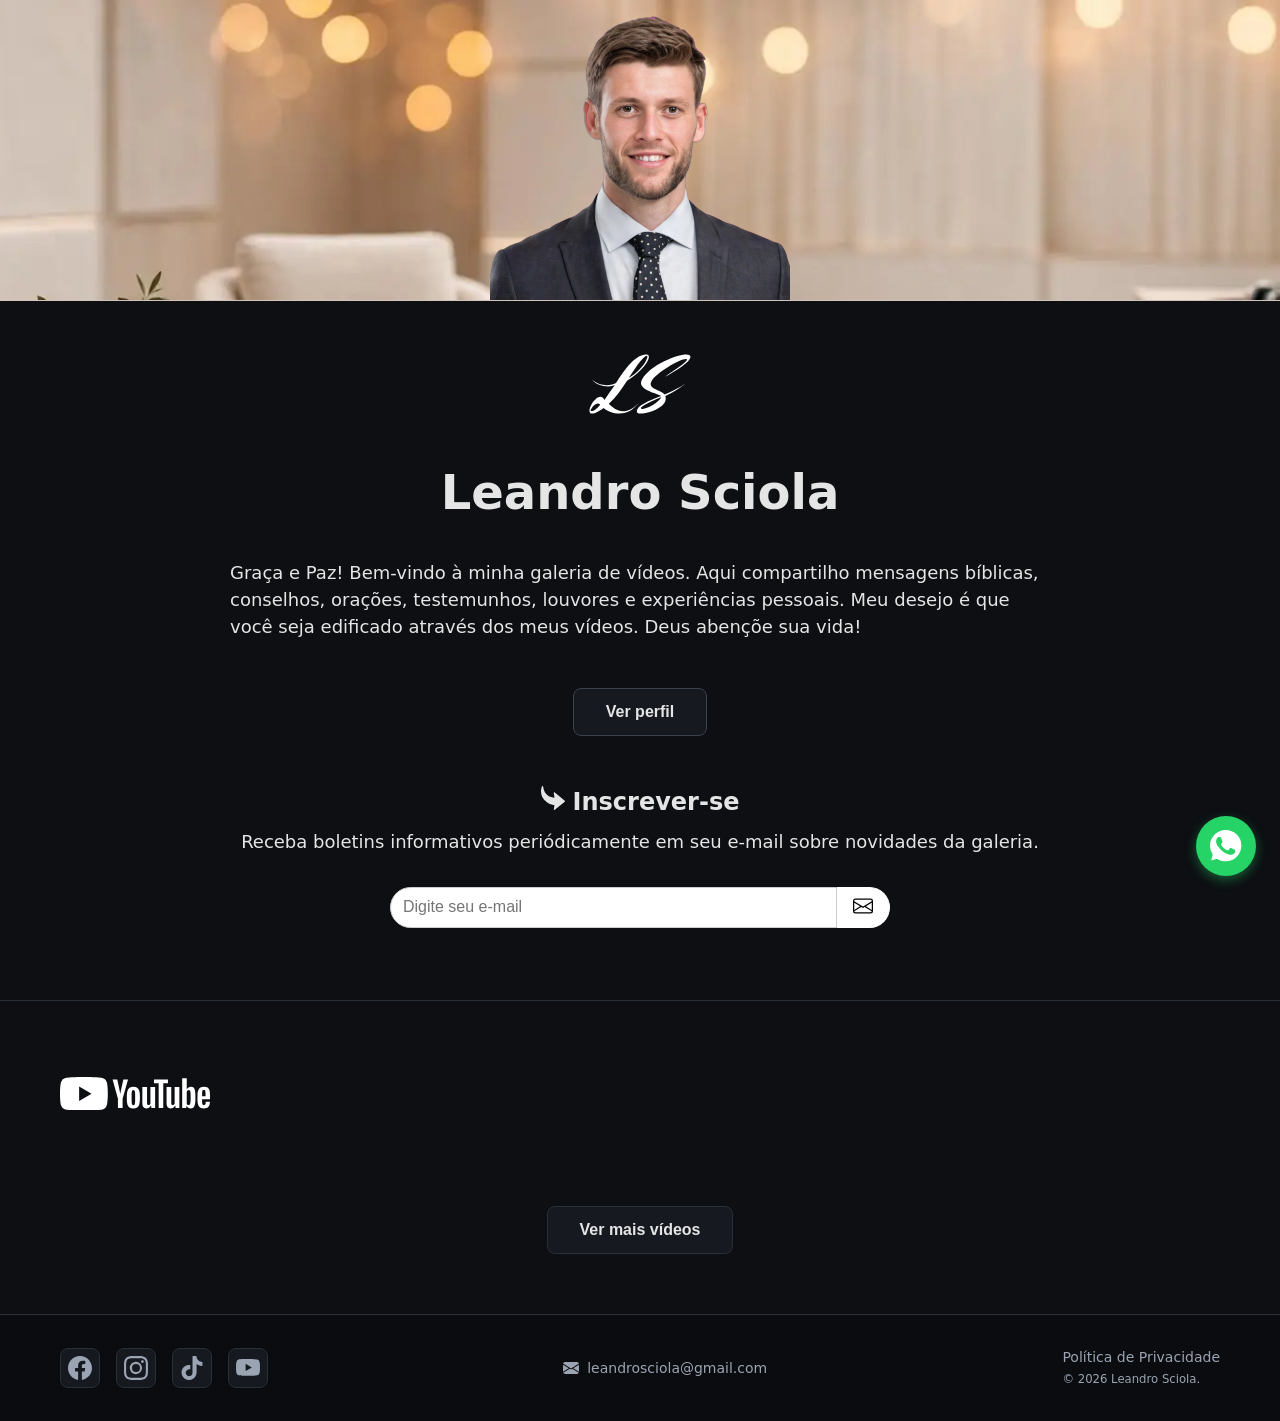
<file: leandro.ct.ws/_index.html>
<!DOCTYPE html>
<html lang="pt-BR">
  <head>
    <meta charset="UTF-8">
    <meta http-equiv="content-type" content="text/html; charset=utf-8">
    <meta http-equiv="X-UA-Compatible" content="IE=edge">
    <meta http-equiv="Cache-Control" content="public, max-age=31536000, immutable">
    <meta name="viewport" content="width=device-width, initial-scale=1.0">
    <meta name="revisit-after" content="7 days">
    <meta name="rating" content="General">
    <meta name="classification" content="Organization">
    <meta name="coverage" content="Worldwide">
    <meta name="distribution" content="Global">
    <meta name="directory" content="submission">
    <meta name="robots" content="index,follow">
    <meta name="language" content="pt-BR">
    <meta name="title" content="Leandro Sciola">
    <meta name="subtitle" content="Mensagens Bíblicas | Conselhos | Orações | Testemunhos | Louvores | Experiências Pessoais">
    <meta name="description" content="Página destinada a compartilhar mensagens bíblicas, conselhos, orações, testemunhos, louvores e experiências pessoais.">
    <meta name="keywords" content="leandro sciola, leandro, sciola, mensagens bíblicas, conselhos, orações, testemunhos, louvores">
    <meta name="copyright" content="Leandro Sciola">
    <meta name="theme-color" content="#ffffff">
    <meta name="msapplication-TileColor" content="#ffffff">
    <link rel="canonical" href="https://leandro.ct.ws">
    <link rel="icon" type="image/svg+xml" sizes="any" href="./images/favicon.svg">
    <title>Leandro Sciola - Mensagens Bíblicas | Conselhos | Orações | Testemunhos | Louvores | Experiências Pessoais</title>
    <link rel="preload" href="./styles/theme.min.css" as="style">
    <link rel="preload" href="./scripts/youtube.min.js" as="script">
    <link rel="stylesheet" href="./styles/theme.min.css">
    <!-- <base href="https://leandrosciola.codeberg.page/website/"> -->
  </head>
  <body style="background-color: #0D0F13">
    <header class="min-vh-100 border-bottom">
      <div class="banner text-center">
        <img src="./images/leandro-sciola.png" alt="Leandro Sciola">
      </div>
      <div class="hero">
        <div class="container">
          <div class="hero-content">
            <div class="mb-5">
              <div class="text-center mt-2">
                <svg width="150" height="150" version="1.1" viewBox="0 0 39.687 39.687" xmlns="http://www.w3.org/2000/svg"><g transform="matrix(1.5 0 0 1.5 -122.39 39.224)"><g transform="matrix(.2 0 0 .2 65.276 -20.92)"><circle cx="147.74" cy="39.996" r="66.146" fill="#0d0f13"/><g transform="translate(-1.0881 .0051993)" fill="#fff" stroke-width="1.9919"><path d="m138.89 34.801c8.5778-13.534 13.6-19.414 15.714-19.694h0.0966c1.0774 0 0.77455 1.9603-0.82936 4.8535-2.3278 4.2002-7.4068 10.36-14.983 14.841zm-21.482 19.277c-6.0675-13.444-25.794 25.282-0.64021 7.0175 3.2475 2.8 8.5147 4.9738 13.902 4.9738 6.4499-0.10782 10.677-2.4727 14.304-6.3661 1.6721-1.6281 3.0425-3.1304 3.7595-3.9088-12.408 12.995-21.224 8.1755-27.422 1.7013 6.4337-5.6002 10.805-12.241 16.089-20.361 9.3258-5.6936 15.194-12.04 17.78-16.707 2.1207-3.8268 1.9558-6.5336-0.49281-6.5336h-0.0966c-5.0982 0.18644-12.917 2.4693-26.91 25.244-3.3367 1.9131-12.906 4.2022-21.018-2.8014 4.768 6.4198 16.284 6.86 20.018 4.5375-3.524 4.4639-6.371 9.5453-9.2737 13.205zm-3.6495 4.1601c-2.0778 2.6786-6.212 6.6892-8.6444 5.2495 1.4374-3.9328 5.9068-8.5979 8.6444-5.2495z"/><path d="m170.88 33.691c6.8257-3.9823 18.872-10.547 21.924-16.054 0.31019-0.56 0.52331-1.1202 0.53928-1.68-0.20344-1.4001-1.6044-2.0533-3.7592-2.0533-8.0314 0-31.691 8.9587-38.984 22.119-4.8623 8.7737 11.743 11.482 16.794 14.562-5.1998 1.9599-18.22 6.7203-20.91 11.574-0.51728 0.93333-0.59084 1.7734-0.32581 2.7069 0.31798 0.84011 1.2866 1.2132 2.7556 1.2132 7.8763 0.30007 25.757-6.4938 22.191-15.489 4.6488-2.0187 13.857-7.7138 17.426-10.922-1.624 1.4947-13.3 7.8625-17.943 9.5078-3.3068-4.1069-13.545-4.658-12.256-10.165 0.16222-0.46655 0.32213-0.93333 0.63277-1.4933 4.0864-7.3736 24.869-19.601 30.353-19.601 0.19565 0 0.39199 0 0.53635 0.0921 0.43826 0.0921 0.52488 0.46655 0.1626 1.1202-1.1028 1.9897-6.1269 5.6156-13.215 10.378-1.9914 1.3347-5.2306 3.6858-5.9217 4.1831zm-3.3709 17.921c-0.15362 0.27854-0.16221 0.46655-0.26483 0.65322-2.3793 4.2935-13.071 9.8004-16.499 9.8004-0.88157 0-1.4065-0.46655-0.94092-1.3067 0.62088-1.1202 7.9028-5.6002 17.704-9.147z"/></g></g></g>
                </svg>
              </div>
              <div class="d-flex justify-content-center">
                <h1>Leandro Sciola</h1>
              </div>
              <div class="d-flex justify-content-center">
                <p class="text-block-width text-light my-4">
                  Graça e Paz! Bem-vindo à minha galeria de vídeos. Aqui compartilho mensagens bíblicas, conselhos, orações, testemunhos, louvores e experiências pessoais. Meu desejo é que você seja edificado através dos meus vídeos. Deus abençõe sua vida!
                </p>
              </div>
              <div class="d-flex justify-content-center my-4">
                <div class="text-center active" id="view-profile">
                  <button class="btn btn-dark toggle-profile">Ver perfil</button>
                </div>
                <div class="text-block-width d-none" id="profile">
                  <div class="text-center mb-4">
                    <button class="btn btn-dark toggle-profile">Fechar</button>
                  </div>
                  <h2>Perfil</h2>
                  <ul class="list-unstyled">
                    <li>Nome completo: Leandro Sciola</li>
                    <li>Data de nascimento: 21 de Agosto de 1977</li>
                    <li>Cidade natal: Santo André / SP</li>
                    <li>Nacionalidade: Brasileiro</li>
                    <li>Formação: Teologia Nível Fundamental pelo Instituto Batista de Ensino Religioso e Bacharel em Sistemas de Informação pela Universidade Bandeirante de São Paulo.</li>
                    <li>Ano de conversão: 1995 - 18 anos de idade</li>
                    <li>Linhagem denominacional: Batista</li>
                    <li>Visão doutrinária:</li>
                    <li>- Triunidade de Deus (Pai, ​​Filho e Espírito Santo)</li>
                    <li>- Bíblia Sagrada como regra de fé e prática</li>
                    <li>- Salvação através do sacrifício de Jesus na cruz</li>
                    <li>- Batismo nas águas</li>
                    <li>- Pentecostal (Batismo, Dons e Frutos do Espírito Santo)</li>
                    <li>- Arrebatamento (Pré-tribulacionista)</li>
                    <li>Missão: Pregar o evangelho, ganhando almas para o Reino de Deus. <i>"E disse-lhes: Ide por todo o mundo, pregai o evangelho a toda criatura. - Marcos 16:15"</i></li>
                  </ul>
                  <div class="text-center">
                    <svg class="mt-4" xmlns="http://www.w3.org/2000/svg" xmlns:svg="http://www.w3.org/2000/svg" width="47.627243mm" height="33.082783mm" viewBox="0 0 47.627243 33.082782" version="1.1" id="svg8">
                      <g id="layer1" transform="translate(-35.788899,-100.17346)">
                        <path d="m 53.7858,110.17518 c 1.942948,-7.83009 0.452046,-10.290107 0.06493,-9.44777 l 2.634708,32.14362 c -0.48125,-5.95352 1.561628,-15.80656 -4.704855,-16.8436 -3.404401,-0.55427 -7.615774,-0.54574 -10.178245,-0.17657 -2.833968,0.5426 -2.012441,0.78806 0.0638,0.67949 6.849849,-0.36469 16.296741,-2.2905 22.1156,-4.06926 6.516184,-2.42841 -3.764298,-3.94111 -5.080359,-0.56468 -0.289276,0.96599 0.105755,2.04509 1.053338,3.23513 3.71324,3.38722 6.911414,5.94589 6.183695,11.31942 -1.591194,10.74853 -21.944145,6.39831 -28.16577,-1.52708 -3.375051,-4.3713 -0.995012,-9.45488 3.57167,-10.2393 2.123237,-0.33245 4.66246,-0.34244 6.898771,-0.43437 11.526566,-0.52883 23.127202,-0.34197 34.770532,-0.6251" style="fill:none;stroke:#ffffff;stroke-width:0.6;stroke-linecap:round;stroke-linejoin:miter;stroke-miterlimit:4;stroke-dasharray:none;stroke-opacity:1" id="path815" />
                      </g>
                    </svg>
                  </div>
                </div>
              </div>
            </div>
            <div class="d-flex flex-column justify-content-center align-items-center text-center mb-5">
              <h2>
                <svg class="me-2" xmlns="http://www.w3.org/2000/svg" width="24" height="24" clip-rule="evenodd" fill-rule="evenodd" fill="currentColor" image-rendering="optimizeQuality" shape-rendering="geometricPrecision" text-rendering="geometricPrecision" version="1.1" viewBox="0 0 16 16">
                  <path d="m9.0067 7.8078-0.496-3.1671c-0.01824-0.11884 0.01504-0.24425 0.10208-0.34183 0.15744-0.17639 0.432-0.19515 0.61249-0.041282l6.6263 5.6412 0.04896 0.049725c0.15264 0.18014 0.12672 0.44785-0.0576 0.59671l-6.6263 5.3585c-0.095681 0.07537-0.22272 0.11227-0.35296 0.08976-0.23488-0.04128-0.39136-0.26145-0.34912-0.49069l0.49408-2.6843c-0.57537-0.065367-1.2029-0.20548-1.8487-0.41783-1.6851-0.55324-3.5188-1.6078-4.9063-3.1377-1.4013-1.5449-2.3504-3.5718-2.2458-6.055 0.03744-0.90445 0.216-1.8683 0.56417-2.8882 0.04288-0.16513 0.18624-0.29554 0.3696-0.31681 0.23808-0.027521 0.45408 0.13886 0.48192 0.37122 0.38176 3.1299 1.617 4.9448 3.144 5.9984 1.3648 0.94198 2.9821 1.2932 4.4391 1.4352z" fill-rule="nonzero" stroke-width=".031635" />
                </svg>Inscrever-se
              </h2>
              <p class="text-light my-2">
                Receba boletins informativos periódicamente em seu e-mail sobre novidades da galeria.
              </p>
              <form class="my-4" action="#" method="POST" id="newsletter">
                <input type="email" name="email" placeholder="Digite seu e-mail" aria-label="Digite seu e-mail" required="required">
                <button type="submit" aria-label="Enviar">
                  <svg xmlns="http://www.w3.org/2000/svg" width="20" height="20" fill="currentColor" viewBox="0 0 16 16">
                    <path d="M0 4a2 2 0 0 1 2-2h12a2 2 0 0 1 2 2v8a2 2 0 0 1-2 2H2a2 2 0 0 1-2-2zm2-1a1 1 0 0 0-1 1v.217l7 4.2 7-4.2V4a1 1 0 0 0-1-1zm13 2.383-4.708 2.825L15 11.105zm-.034 6.876-5.64-3.471L8 9.583l-1.326-.795-5.64 3.47A1 1 0 0 0 2 13h12a1 1 0 0 0 .966-.741M1 11.105l4.708-2.897L1 5.383z"/>
                  </svg>
                </button>
              </form>
            </div>
          </div>
        </div>
      </div>
    </header>
    <main>
      <div class="container">
        <div class="section-header justify-content">
          <svg class="mt-2" height="33.48671" width="150" viewBox="-76.185 -28.34675 82.53375 7.1999387" version="1.1" id="svg8" xmlns="http://www.w3.org/2000/svg" xmlns:svg="http://www.w3.org/2000/svg">
            <g fill="#ffffff" id="g6" transform="matrix(0.1625,0,0,0.1625,-76.185,-33.959393)">
              <path d="M 64.792,80.99 V 32.396 l 42.082,24.297 z M 158.595,17.705 A 20.285,20.285 0 0 0 144.275,3.385 C 131.642,0 80.99,0 80.99,0 80.99,0 30.337,0 17.705,3.385 A 20.286,20.286 0 0 0 3.385,17.705 C 0,30.338 0,56.693 0,56.693 c 0,0 0,26.356 3.385,38.987 A 20.285,20.285 0 0 0 17.705,110 c 12.632,3.386 63.285,3.386 63.285,3.386 0,0 50.652,0 63.285,-3.386 a 20.284,20.284 0 0 0 14.32,-14.32 c 3.385,-12.632 3.385,-38.988 3.385,-38.988 0,0 0,-26.355 -3.385,-38.988 m 94.473,74.326 c 0.887,-2.314 1.332,-6.098 1.332,-11.35 V 58.556 c 0,-5.097 -0.445,-8.822 -1.332,-11.178 -0.888,-2.355 -2.452,-3.533 -4.69,-3.533 -2.163,0 -3.69,1.178 -4.577,3.533 -0.888,2.356 -1.332,6.081 -1.332,11.178 V 80.68 c 0,5.25 0.424,9.035 1.275,11.35 0.848,2.318 2.392,3.475 4.633,3.475 2.239,0 3.803,-1.157 4.691,-3.475 z m -17.953,11.122 c -3.207,-2.16 -5.486,-5.52 -6.835,-10.079 -1.352,-4.554 -2.027,-10.617 -2.027,-18.185 v -10.31 c 0,-7.644 0.771,-13.784 2.316,-18.417 1.544,-4.633 3.956,-8.011 7.24,-10.135 3.282,-2.123 7.587,-3.186 12.916,-3.186 5.251,0 9.459,1.082 12.626,3.243 3.165,2.162 5.482,5.542 6.95,10.136 1.466,4.595 2.2,10.715 2.2,18.36 v 10.31 c 0,7.567 -0.714,13.65 -2.142,18.243 -1.43,4.595 -3.747,7.955 -6.951,10.077 -3.205,2.124 -7.548,3.186 -13.03,3.186 -5.64,0 -10.06,-1.082 -13.263,-3.243 M 483.168,45.171 c -0.81,1.005 -1.352,2.646 -1.621,4.923 -0.272,2.278 -0.404,5.734 -0.404,10.367 v 5.097 H 492.84 V 60.46 c 0,-4.555 -0.155,-8.011 -0.463,-10.367 -0.309,-2.355 -0.868,-4.014 -1.678,-4.98 -0.812,-0.966 -2.067,-1.449 -3.766,-1.449 -1.7,0 -2.954,0.503 -3.765,1.506 z m -2.025,29.886 v 3.591 c 0,4.557 0.132,7.974 0.404,10.251 0.269,2.279 0.828,3.94 1.68,4.982 0.849,1.041 2.16,1.564 3.938,1.564 2.392,0 4.035,-0.927 4.923,-2.781 0.887,-1.853 1.37,-4.942 1.447,-9.268 l 13.785,0.812 c 0.077,0.62 0.116,1.469 0.116,2.548 0,6.565 -1.795,11.47 -5.387,14.712 -3.589,3.242 -8.669,4.865 -15.232,4.865 -7.876,0 -13.398,-2.47 -16.564,-7.414 -3.168,-4.94 -4.75,-12.586 -4.75,-22.935 V 63.589 c 0,-10.657 1.641,-18.436 4.924,-23.342 3.281,-4.903 8.9,-7.355 16.854,-7.355 5.482,0 9.691,1.004 12.626,3.012 2.933,2.01 5,5.137 6.197,9.383 1.197,4.247 1.796,10.117 1.796,17.607 V 75.057 H 481.143 M 196.19,73.727 178.003,8.047 h 15.869 l 6.37,29.77 c 1.623,7.339 2.82,13.594 3.591,18.766 h 0.464 c 0.54,-3.706 1.738,-9.922 3.591,-18.65 l 6.603,-29.886 h 15.869 l -18.417,65.68 v 31.51 H 196.189 V 73.727 M 322.115,34.23 v 71.007 h -12.511 l -1.39,-8.688 h -0.347 c -3.399,6.564 -8.496,9.845 -15.291,9.845 -4.71,0 -8.185,-1.543 -10.425,-4.633 -2.24,-3.087 -3.359,-7.915 -3.359,-14.48 V 34.23 h 15.985 v 52.126 c 0,3.168 0.348,5.426 1.043,6.776 0.695,1.353 1.853,2.027 3.475,2.027 1.39,0 2.722,-0.423 3.996,-1.275 1.274,-0.849 2.22,-1.928 2.838,-3.241 V 34.229 h 15.986 m 81.995,10e-4 v 71.007 h -12.511 l -1.391,-8.688 h -0.345 c -3.402,6.564 -8.498,9.845 -15.292,9.845 -4.711,0 -8.186,-1.543 -10.426,-4.633 -2.24,-3.087 -3.358,-7.915 -3.358,-14.48 V 34.23 h 15.985 v 52.126 c 0,3.168 0.347,5.426 1.041,6.776 0.696,1.353 1.855,2.027 3.476,2.027 1.391,0 2.723,-0.423 3.996,-1.275 1.275,-0.849 2.22,-1.928 2.839,-3.241 V 34.229 h 15.985" id="path2" />
              <path d="m 365.552,20.908 h -15.87 v 84.329 H 334.045 V 20.907 H 318.176 V 8.05 h 47.376 v 12.858 m 76.811,53.636 c 0,5.174 -0.215,9.229 -0.639,12.162 -0.424,2.937 -1.139,5.021 -2.143,6.255 -1.004,1.236 -2.357,1.854 -4.053,1.854 a 7.404,7.404 0 0 1 -3.65,-0.927 c -1.12,-0.618 -2.026,-1.544 -2.722,-2.78 V 50.796 c 0.54,-1.93 1.467,-3.513 2.78,-4.749 1.313,-1.234 2.74,-1.853 4.285,-1.853 1.623,0 2.876,0.637 3.766,1.91 0.886,1.275 1.505,3.418 1.853,6.43 0.348,3.011 0.523,7.297 0.523,12.857 z M 457.015,45.58 c -0.967,-4.478 -2.531,-7.721 -4.692,-9.73 -2.163,-2.007 -5.136,-3.011 -8.919,-3.011 -2.935,0 -5.676,0.83 -8.224,2.49 a 16.926,16.926 0 0 0 -5.908,6.545 h -0.117 l 0.001,-37.416 h -15.405 v 100.777 h 13.204 l 1.622,-6.717 h 0.347 c 1.235,2.393 3.088,4.285 5.56,5.675 2.47,1.39 5.213,2.085 8.225,2.085 5.404,0 9.382,-2.491 11.931,-7.471 2.548,-4.982 3.823,-12.76 3.823,-23.341 V 64.23 c 0,-7.953 -0.484,-14.17 -1.448,-18.65" id="path4" />
            </g>
          </svg>
          <!--
          <form class="mt-2" role="search">
            <input type="search" name="q" placeholder="Pesquisar" aria-label="Pesquisar" required>
            <button type="submit" aria-label="Buscar">
              <svg xmlns="http://www.w3.org/2000/svg" width="20" height="20" fill="currentColor" viewBox="0 0 16 16">
                <path d="M11.742 10.344a6.5 6.5 0 1 0-1.397 1.398h-.001q.044.06.098.115l3.85 3.85a1 1 0 0 0 1.415-1.414l-3.85-3.85a1 1 0 0 0-.115-.1zM12 6.5a5.5 5.5 0 1 1-11 0 5.5 5.5 0 0 1 11 0" style="fill:#323232" />
              </svg>
            </button>
          </form>
          -->
        </div>
        <div class="gallery" id="gallery">
          <!-- Vídeos carregados via JS -->
        </div>
        <div class="load-more-wrap">
          <p class="loading-msg" id="loadingMsg">Carregando vídeos...</p>
          <p class="error-msg" id="errorMsg"></p>
          <button class="btn btn-dark btn-load-more border" id="loadMoreBtn">Ver mais vídeos</button>
        </div>
      </div>
    </main>
    <footer class="border-top">
      <div class="container">
        <div class="footer-content">
          <ul class="social-links">
            <li>
              <a class="border" href="https://www.facebook.com/pagina.leandro.sciola" title="Facebook" target="_blank" rel="noopener" aria-label="Facebook">
                <svg xmlns="http://www.w3.org/2000/svg" width="24" height="24" fill="currentColor" viewBox="0 0 16 16">
                  <path d="M16 8.049c0-4.446-3.582-8.05-8-8.05C3.58 0-.002 3.603-.002 8.05c0 4.017 2.926 7.347 6.75 7.951v-5.625h-2.03V8.05H6.75V6.275c0-2.017 1.195-3.131 3.022-3.131.876 0 1.791.157 1.791.157v1.98h-1.009c-.993 0-1.303.621-1.303 1.258v1.51h2.218l-.354 2.326H9.25V16c3.824-.604 6.75-3.934 6.75-7.951"/>
                </svg>
              </a>
            </li>
            <li>
              <a class="border" href="https://www.instagram.com/leandro.sciola" title="Instagram" target="_blank" rel="noopener" aria-label="Instagram">
                <svg xmlns="http://www.w3.org/2000/svg" width="24" height="24" fill="currentColor" viewBox="0 0 16 16">
                  <path d="M8 0C5.829 0 5.556.01 4.703.048 3.85.088 3.269.222 2.76.42a3.9 3.9 0 0 0-1.417.923A3.9 3.9 0 0 0 .42 2.76C.222 3.268.087 3.85.048 4.7.01 5.555 0 5.827 0 8.001c0 2.172.01 2.444.048 3.297.04.852.174 1.433.372 1.942.205.526.478.972.923 1.417.444.445.89.719 1.416.923.51.198 1.09.333 1.942.372C5.555 15.99 5.827 16 8 16s2.444-.01 3.298-.048c.851-.04 1.434-.174 1.943-.372a3.9 3.9 0 0 0 1.416-.923c.445-.445.718-.891.923-1.417.197-.509.332-1.09.372-1.942C15.99 10.445 16 10.173 16 8s-.01-2.445-.048-3.299c-.04-.851-.175-1.433-.372-1.941a3.9 3.9 0 0 0-.923-1.417A3.9 3.9 0 0 0 13.24.42c-.51-.198-1.092-.333-1.943-.372C10.443.01 10.172 0 7.998 0zm-.717 1.442h.718c2.136 0 2.389.007 3.232.046.78.035 1.204.166 1.486.275.373.145.64.319.92.599s.453.546.598.92c.11.281.24.705.275 1.485.039.843.047 1.096.047 3.231s-.008 2.389-.047 3.232c-.035.78-.166 1.203-.275 1.485a2.5 2.5 0 0 1-.599.919c-.28.28-.546.453-.92.598-.28.11-.704.24-1.485.276-.843.038-1.096.047-3.232.047s-2.39-.009-3.233-.047c-.78-.036-1.203-.166-1.485-.276a2.5 2.5 0 0 1-.92-.598 2.5 2.5 0 0 1-.6-.92c-.109-.281-.24-.705-.275-1.485-.038-.843-.046-1.096-.046-3.233s.008-2.388.046-3.231c.036-.78.166-1.204.276-1.486.145-.373.319-.64.599-.92s.546-.453.92-.598c.282-.11.705-.24 1.485-.276.738-.034 1.024-.044 2.515-.045zm4.988 1.328a.96.96 0 1 0 0 1.92.96.96 0 0 0 0-1.92m-4.27 1.122a4.109 4.109 0 1 0 0 8.217 4.109 4.109 0 0 0 0-8.217m0 1.441a2.667 2.667 0 1 1 0 5.334 2.667 2.667 0 0 1 0-5.334"/>
                </svg>
              </a>
            </li>
            <li>
              <a class="border" href="https://www.tiktok.com/@leandro.sciola" title="TikTok" target="_blank" rel="noopener" aria-label="TikTok">
                <svg xmlns="http://www.w3.org/2000/svg" width="24" height="24" fill="currentColor" viewBox="0 0 24 24">
                  <path d="M12.525.02c1.31-.02 2.61-.01 3.91-.02.08 1.53.63 3.09 1.75 4.17 1.12 1.11 2.7 1.62 4.24 1.79v4.03c-1.44-.05-2.89-.35-4.2-.97-.57-.26-1.1-.59-1.62-.93-.01 2.92.01 5.84-.02 8.75-.08 1.4-.54 2.79-1.35 3.94-1.31 1.92-3.58 3.17-5.91 3.21-1.43.08-2.86-.31-4.08-1.03-2.02-1.19-3.44-3.37-3.65-5.71-.02-.5-.03-1-.01-1.49.18-1.9 1.12-3.72 2.58-4.96 1.66-1.44 3.98-2.13 6.15-1.72.02 1.48-.04 2.96-.04 4.44-.99-.32-2.15-.23-3.02.37-.63.41-1.11 1.04-1.36 1.75-.21.51-.15 1.07-.14 1.61.24 1.64 1.82 3.02 3.5 2.87 1.12-.01 2.19-.66 2.77-1.61.19-.33.4-.67.41-1.06.1-1.79.06-3.57.07-5.36.01-4.03-.01-8.05.02-12.07z"/>
                </svg>
              </a>
            </li>
            <li>
              <a class="border" href="https://www.youtube.com/@LeandroSciola" title="YouTube" target="_blank" rel="noopener" aria-label="YouTube" id="ytLink">
                <svg xmlns="http://www.w3.org/2000/svg" width="24" height="24" fill="currentColor" viewBox="0 0 16 16">
                  <path d="M8.051 1.999h.089c.822.003 4.987.033 6.11.335a2.01 2.01 0 0 1 1.415 1.42c.101.38.172.883.22 1.402l.01.104.022.26.008.104c.065.914.073 1.77.074 1.957v.075c-.001.194-.01 1.108-.082 2.06l-.008.105-.009.104c-.05.572-.124 1.14-.235 1.558a2.01 2.01 0 0 1-1.415 1.42c-1.16.312-5.569.334-6.18.335h-.142c-.309 0-1.587-.006-2.927-.052l-.17-.006-.087-.004-.171-.007-.171-.007c-1.11-.049-2.167-.128-2.654-.26a2.01 2.01 0 0 1-1.415-1.419c-.111-.417-.185-.986-.235-1.558L.09 9.82l-.008-.104A31 31 0 0 1 0 7.68v-.123c.002-.215.01-.958.064-1.778l.007-.103.003-.052.008-.104.022-.26.01-.104c.048-.519.119-1.023.22-1.402a2.01 2.01 0 0 1 1.415-1.42c.487-.13 1.544-.21 2.654-.26l.17-.007.172-.006.086-.003.171-.007A100 100 0 0 1 7.858 2zM6.4 5.209v4.818l4.157-2.408z"/>
                </svg>
              </a>
            </li>
          </ul>
          <p class="footer-text">
            <a class="image-align-center text-decoration-none" href="mailto:leandrosciola@gmail.com" title="E-mail" target="_blank">
              <svg class="me-2" xmlns="http://www.w3.org/2000/svg" width="16" height="16" fill="currentColor" viewBox="0 0 16 16">
                <path d="M.05 3.555A2 2 0 0 1 2 2h12a2 2 0 0 1 1.95 1.555L8 8.414zM0 4.697v7.104l5.803-3.558zM6.761 8.83l-6.57 4.027A2 2 0 0 0 2 14h12a2 2 0 0 0 1.808-1.144l-6.57-4.027L8 9.586zm3.436-.586L16 11.801V4.697z"/>
              </svg>leandrosciola@gmail.com
            </a>
          </p>
          <p class="footer-text">
            <a class="text-decoration-none privacy-policy" href="#" title="Política de Privacidade">Política de Privacidade</a><br><small>© 2026 Leandro Sciola.</small>
          </p>
        </div>
      </div>
      <div class="d-none" id="privacy-policy">
        <div class="text-center mb-4">
          <button class="btn btn-dark" onclick="javascript:window.location.reload()">Fechar</button>
        </div>
        <h1>
          <svg xmlns="http://www.w3.org/2000/svg" width="32" height="32" fill="currentColor" viewBox="0 0 16 16">
            <path d="M9.293 0H4a2 2 0 0 0-2 2v12a2 2 0 0 0 2 2h8a2 2 0 0 0 2-2V4.707A1 1 0 0 0 13.707 4L10 .293A1 1 0 0 0 9.293 0M9.5 3.5v-2l3 3h-2a1 1 0 0 1-1-1M4.5 9a.5.5 0 0 1 0-1h7a.5.5 0 0 1 0 1zM4 10.5a.5.5 0 0 1 .5-.5h7a.5.5 0 0 1 0 1h-7a.5.5 0 0 1-.5-.5m.5 2.5a.5.5 0 0 1 0-1h4a.5.5 0 0 1 0 1z"/>
          </svg>
          Política de Privacidade
        </h1>
        <ul class="list-unstyled mt-2">
          <li>A Política de Privacidade do site <a href="https://leandro.ct.ws" title="https://leandro.ct.ws">https://leandro.ct.ws</a> foi criada em conformidade com as leis de proteção de dados aplicáveis, incluindo o Regulamento Geral de Proteção de Dados (GDPR) da União Europeia, afirmando nosso compromisso com a segurança e privacidade das informações coletadas dos usuários que acessam nosso site. Esta Política de Privacidade descreve o que coletamos, como usamos e protegemos suas informações pessoais.</li>

          <li class="bg-secondary fw-bold rounded my-2 p-2">Informações que coletamos</li>
          <li>Podemos coletar as seguintes informações quando você acessa nosso site:</li>

          <li>1. Informações de identidade pessoal: Nome;</li>
          <li>2. Informações de localização: Idioma e região;</li>
          <li>3. Informações de log: Endereço IP, sistema operacional, tipo de navegador, versão do navegador, páginas visitadas, data e hora da visita, tempo de permanência em cada página, identificadores de dispositivo e recursos utilizados no site;</li>
          <li>4. Informações de contato: Endereço de e-mail e possivelmente número de telefone.</li>

          <li class="bg-secondary fw-bold rounded my-2 p-2">Como usamos suas informações</li>
          <li>Usamos suas informações para:</li>
          <li>1. Comunicar-nos com você: Responder às suas perguntas, enviar notificações sobre novas atualizações e outras informações relevantes;</li>
          <li>2. Lembrar preferências: Personalizar a experiência de navegação em nosso site;</li>
          <li>3. Analisar métricas: Entender melhor como nosso site está sendo utilizado, para que possamos aprimorá-lo continuamente;</li>
          <li>4. Gerenciar doações: Para identificar doações efetuadas.</li>

          <li class="bg-secondary fw-bold rounded my-2 p-2">Como protegemos suas informações</li>
          <li>Não compartilhamos informações pessoais com terceiros sem o seu consentimento prévio, exceto em determinadas circunstâncias, como:</li>
          <li>1. Prestadores de serviços: Podemos contratar prestadores de serviços terceirizados para executar determinadas funções em nosso nome, como contabilidade, análise de dados, processamento de pagamentos, comunicações, marketing e software em nuvem. Esses prestadores de serviços têm acesso às suas informações pessoais apenas para executar as funções especificadas e são obrigados a protegê-las de acordo com esta Política de Privacidade;</li>
          <li>2. Conformidade legal: Podemos divulgar suas informações se exigido por lei e regulamentação ou para cooperar com as autoridades policiais, se necessário.</li>

          <li class="bg-secondary fw-bold rounded my-2 p-2">Cookies</li>
          <li>Cookies não são programas, não roubam dados do seu dispositivo e não comprometem a segurança da sua navegação. Cookies são pequenos arquivos de texto que os sites enviam ao seu navegador para lembrar suas preferências e personalizar sua experiência de navegação.</li>
          <li>Usamos cookies para o funcionamento básico dos recursos do site. Você tem o direito de desativar os cookies nas configurações do seu navegador. No entanto, ao desativar os cookies, os recursos podem não funcionar corretamente.</li>
          <li>Categorias de cookies:</li>
          <li>1. Cookies essenciais: Cookies necessários para o funcionamento básico do site, como login e navegação;</li>
          <li>2. Cookies de desempenho: Cookies que coletam informações sobre como você navega no site, páginas visitadas, data, hora, tempo de permanência e links clicados;</li>
          <li>3. Cookies de funcionalidade: Cookies que permitem que o site lembre suas preferências, como idioma, bem como outras personalizações;</li>
          <li>4. Cookies de publicidade: Cookies usados ​​para exibir anúncios relevantes para você e definir identificadores usados ​​em estratégias de marketing de afiliados.</li>

          <li class="bg-secondary fw-bold rounded my-2 p-2">Links para sites e aplicativos de terceiros</li>
          <li>Nosso site pode conter links para sites e aplicativos de terceiros que não são operados por nós. Portanto, não nos responsabilizamos pelas respectivas Políticas de Privacidade. Recomendamos que os usuários revisem suas respectivas Políticas de Privacidade antes de fornecer quaisquer informações pessoais.</li>

          <li class="bg-secondary fw-bold rounded my-2 p-2">Segurança</li>
          <li>Implementamos medidas de segurança físicas, técnicas e administrativas para proteger suas informações pessoais contra acesso, uso, modificação ou divulgação não autorizados. No entanto, nenhum método de transmissão pela internet ou método de armazenamento eletrônico é totalmente seguro. Portanto, embora nos esforcemos para proteger suas informações pessoais, não podemos garantir sua segurança absoluta.</li>

          <li class="bg-secondary fw-bold rounded my-2 p-2">Seus direitos</li>
          <li>Você tem o direito de:</li>
          <li>1. Acessar suas informações pessoais;</li>
          <li>2. Corrigir informações imprecisas;</li>
          <li>3. Restrigir o processamento de suas informações;</li>
          <li>4. Excluir suas informações;</li>
          <li>5. Cancelar o recebimento de quaisquer comunicações de marketing.</li>

          <li class="bg-secondary fw-bold rounded my-2 p-2">Seus compromissos</li>
          <li>Você concorda em:</li>
          <li>1. Fazer uso adequado dos serviços e recursos oferecidos pelo site;</li>
          <li>2. Não divulgar conteúdo ilegal de qualquer natureza, contrário à boa-fé e aos direitos humanos;</li>
          <li>3. Não praticar atos ilícitos em nossos sistemas com o objetivo de causar danos ou apropriar-se indevidamente de dados;</li>
          <li>4. Não utilizar quaisquer elementos gráficos, textos, códigos-fonte e demais arquivos que compõem o site em outros sites sem a devida autorização.</li>

          <li class="bg-secondary fw-bold rounded my-2 p-2">Menores de 14 anos de idade</li>
          <li>Este site não se destina a crianças. Não coletamos intencionalmente informações pessoais de menores de 14 anos. Se você for pai/mãe ou responsável e tomar conhecimento de que seu filho nos forneceu informações pessoais, entre em contato conosco para que possamos tomar as medidas necessárias para excluí-las.</li>

          <li class="bg-secondary fw-bold rounded my-2 p-2">Alterações na Política de Privacidade</li>
          <li>Podemos atualizar esta Política de Privacidade ocasionalmente. Publicaremos as alterações em nosso site e indicaremos a data da última atualização. Recomendamos que você revise esta Política de Privacidade periodicamente para se manter informado sobre nossas práticas de coleta, uso e proteção de dados.</li>

          <li class="bg-secondary fw-bold rounded my-2 p-2">Aceitação desta Política de Privacidade</li>
          <li>O uso contínuo de nosso site será considerado aceitação de nossa Política de Privacidade.</li>

          <li class="bg-secondary fw-bold rounded my-2 p-2">Contato</li>
          <li>Esperamos que esta Política de Privacidade tenha esclarecido nossas práticas em relação às informações pessoais, mas se você ainda tiver dúvidas, entre em contato conosco pelo e-mail: <a href="mailto:leandrosciola@gmail.com" title="E-mail">leandrosciola@gmail.com</a>.</li>

          <li class="list-group-item border-0 border-top mt-4 pt-4">Em vigor a partir de: <i>21 de Agosto de 2026</i></li>

        </ul>
      </div>
      <a class="whatsapp-float" href="https://wa.me/5511999999999" title="WhatsApp" target="_blank" rel="noopener" aria-label="WhatsApp">
        <svg width="32" height="32" fill="currentColor" viewBox="0 0 28 28">
          <path d="m 21.236316,17.160887 c -0.412072,-0.206657 -2.439136,-1.202496 -2.816521,-1.341193 -0.378775,-0.137309 -0.653489,-0.20527 -0.929591,0.208045 -0.273328,0.411928 -1.064175,1.339806 -1.304203,1.614425 -0.240029,0.276005 -0.481445,0.309293 -0.893517,0.104022 C 14.880412,17.538142 13.551235,17.104022 11.97648,15.700416 10.751363,14.607489 9.9230551,13.257975 9.6830267,12.84466 9.4429973,12.432732 9.6580487,12.209432 9.8633946,12.004161 10.049313,11.819696 10.276855,11.522885 10.482197,11.28294 c 0.20673,-0.24133 0.274715,-0.413315 0.41346,-0.68932 0.137357,-0.274619 0.06937,-0.514563 -0.03469,-0.7212202 C 10.756909,9.6657416 9.9327644,7.6366156 9.590064,6.8113729 9.2543013,6.0083217 8.914376,6.1178921 8.6618605,6.1040219 8.4218316,6.0929248 8.147117,6.0901525 7.8710148,6.0901525 c -0.2747151,0 -0.7214732,0.1026353 -1.0988599,0.51595 -0.3773858,0.4119279 -1.442947,1.4091543 -1.442947,3.4382795 0,2.02774 1.4776335,3.987518 1.682976,4.263523 0.20673,0.274619 2.9080934,4.438281 7.0440791,6.223302 0.983702,0.42441 1.750961,0.678224 2.350339,0.866851 0.987865,0.31484 1.886931,0.270458 2.595918,0.163661 0.792234,-0.117892 2.439136,-0.997226 2.783222,-1.959777 0.344088,-0.962552 0.344088,-1.787796 0.24003,-1.959778 C 21.9231,17.47018 21.648386,17.367545 21.234925,17.160887 m -7.521361,10.267684 h -0.0056 A 13.694124,13.68932 0 0 1 6.7277443,25.517337 L 6.2268757,25.220527 1.0364279,26.582524 2.4211021,21.522885 2.0950516,21.004161 A 13.680249,13.67545 0 0 1 1.8530174e-5,13.708738 C 0.00140604,6.1497918 6.1547432,0 13.719116,0 c 3.662865,0 7.106515,1.4285714 9.695495,4.0194174 a 13.631688,13.626906 0 0 1 4.013891,9.7004166 c -0.0042,7.558945 -6.156113,13.708737 -13.714936,13.708737 M 25.386177,2.0513176" id="path2" style="stroke-width:1.38721" />
        </svg>
      </a>
      <dialog>
        <div></div>
        <button class="btn btn-dark" aria-label="Fechar"></button>
      </dialog>
    </footer>
    <script type="module" src="./scripts/navigation.min.js"></script>
    <script type="module" src="./scripts/dialog.min.js"></script>
    <script type="module" src="./scripts/youtube.min.js"></script>
    <script type="module" src="./scripts/newsletter.min.js"></script>
  </body>
</html>
</file>
<file: styles/main.min.css>
body,nav a:hover{color:var(--light)}.hero p,nav a{color:var(--text-muted)}.btn,.btn-load-more,.video-card,form button{cursor:pointer}.btn,.social-links a,.text-decoration-none,.video-card,nav a{text-decoration:none}:root{--bg:#0D0F13;--bg-card:#161A20;--bg-hover:#1F252E;--text-muted:#9AA4B2;--secondary-subtle:#323232;--light:#E5E5E5;--success:#278157;--danger:#FF0033;--border:#2A3039;--radius:12px}*{margin:0;padding:0;box-sizing:border-box}body{font-family:sans,sans-serif;background:var(--bg);line-height:1.5;display:flex;flex-direction:column}.min-vh-100{min-height:100vh!important}.container{width:100%;max-width:1200px;margin:0 auto;padding:0 20px}.me-2{margin-right:8px!important}.mt-2,.my-2{margin-top:8px!important}.mb-2,.my-2{margin-bottom:8px!important}.mb-4,.my-4{margin-bottom:24px!important}.mt-4,.my-4{margin-top:24px!important}.mt-5,.my-5{margin-top:48px!important}.mb-5,.my-5{margin-bottom:48px!important}.hero h1,.hero-tag{margin-bottom:16px}.p-2{padding:8px!important}.d-none{display:none!important}.rounded{border-radius:6px!important}.rounded-start{border-radius:6px 0 0 6px!important}.rounded-end{border-radius:0 6px 6px 0!important}.list-unstyled{list-style:none!important}.fw-bold{font-weight:700!important}.text-light{color:var(--light)!important}.text-muted{color:var(--text-muted)!important}.bg-light{background-color:var(--light)!important}.bg-danger{background-color:var(--danger)!important}.bg-secondary-subtle{background-color:var(--secondary-subtle)!important}.bg-success{background-color:var(--success)!important}.object-fit-cover{object-fit:cover!important}.rounded-circle{border-radius:50%!important}.overflow-hidden{overflow:hidden!important}.hero,.thumb,.video-card,.video-title{overflow:hidden}.btn{padding:12px 24px;border-radius:8px;font-weight:600;border:none;outline:0;font-size:1rem}.logo,.logo a{font-size:1.5rem}.btn-success{background:var(--success)!important;color:#fff}.btn-success:active,.btn-success:hover{background-color:#26a269!important}::-webkit-input-placeholder{font-weight:400!important}:-moz-placeholder{font-weight:400!important}::-moz-placeholder{font-weight:400!important}:-ms-input-placeholder{font-weight:400!important}::-ms-input-placeholder{font-weight:400!important}::placeholder{font-weight:400!important}.d-flex{display:flex!important}.hero,.logo,nav ul{display:flex}.flex-column{flex-direction:column!important}.align-items-center{align-items:center!important}.justify-content-center{justify-content:center!important}.text-center{text-align:center!important}.border-top{border-top:1px solid var(--border)!important}.border-bottom{border-bottom:1px solid var(--border)}.border{border:1px solid var(--border)!important}.header-top{background:rgba(13,15,19,.9);position:sticky;top:0;z-index:100}.hero,.hero-content,.thumb{position:relative}.header-content{display:flex;justify-content:space-between;align-items:center;padding:8px 0}.logo{align-items:center;gap:1px;font-weight:700}.btn-load-more,.duration,.hero-tag,.video-title{font-weight:600}.logo a{font-weight:400}nav ul{gap:24px;list-style:none}nav a{font-weight:500;transition:color .2s}.hero{align-items:center}.hero::after{content:"";position:absolute;inset:0;background:var(--bg)}.hero-content{z-index:2}.hero-tag{display:inline-block;background:rgba(34,197,94,.15);border:1px solid rgba(34,197,94,.3);color:#2ec27e;padding:4px 12px;border-radius:999px;font-size:.75rem;text-transform:uppercase;letter-spacing:.5px}.hero h1{font-size:3rem;line-height:1.1}.hero p{font-size:1.125rem;margin-bottom:28px}.hero .profile{width:240px;height:240px;border:6px solid #77767b}.hero .text-block-width{max-width:820px}main{flex:1;padding:60px 0}.section-header{margin-bottom:32px}.gallery{display:grid;grid-template-columns:repeat(auto-fill,minmax(300px,1fr));gap:24px}.video-card{background:var(--bg-card);border-radius:var(--radius);transition:.5s;color:inherit;display:block}.play-icon,.thumb{display:grid;place-items:center}.video-card:active,.video-card:hover{background:var(--bg-hover);transform:scale(1.1);border-color:#3a424e}.thumb{aspect-ratio:16/9;background:#0b0d10}.thumb img{width:100%;height:100%;object-fit:cover;opacity:.85;transition:opacity .3s,transform .3s}.video-card:hover.thumb img{opacity:1;transform:scale(1.05)}.play-icon{position:absolute;width:56px;height:56px;background:rgba(0,0,0,.6);border-radius:50%;transition:transform .2s}.video-card:hover.play-icon{transform:scale(1.1);background:var(--danger)}.play-icon::after{content:"";border-left:16px solid #fff;border-top:10px solid transparent;border-bottom:10px solid transparent;margin-left:4px}.duration{position:absolute;bottom:8px;right:8px;background:rgba(0,0,0,.8);padding:2px 6px;border-radius:4px;font-size:.75rem}.btn-load-more,.social-links a{background:var(--bg-card);border-radius:8px;transition:.2s}.video-info{padding:16px}.video-title{font-size:1rem;margin-bottom:8px;display:-webkit-box;-webkit-line-clamp:2;-webkit-box-orient:vertical}.video-meta{font-size:.875rem;color:var(--text-muted)}.load-more-wrap{display:flex;justify-content:center;margin-top:40px;flex-direction:column;align-items:center;gap:16px}.btn-load-more{color:var(--light);padding:14px 32px;font-size:1rem}.btn-load-more:hover:not(:disabled){background:var(--bg-hover);border-color:#3a424e;transform:translateY(-2px)}.btn-load-more:disabled{opacity:.5;cursor:not-allowed;transform:none}.error-msg,.footer-text,.loading-msg,a{color:var(--text-muted);font-size:.875rem}.error-msg{color:#ff4d6d}footer{background:#0a0c0f;padding:32px 0;margin-top:auto}.footer-content{display:flex;flex-wrap:wrap;justify-content:space-between;align-items:center;gap:24px}.social-links{display:flex;gap:16px;list-style:none}.social-links a,.whatsapp-float{display:grid;place-items:center}.social-links a{width:40px;height:40px;color:var(--text-muted)}.social-links a:hover{background:var(--bg-hover);color:var(--light);transform:translateY(-2px)}.whatsapp-float{position:fixed;width:60px;height:60px;bottom:24px;right:24px;background:#25d366;color:#fff;border-radius:50%;box-shadow:0 4px 12px rgba(37,211,102,.4);z-index:999;transition:.3s;animation:2s infinite pulse}.whatsapp-float:hover{background:#20ba5a;transform:scale(1.1);box-shadow:0 6px 20px rgba(37,211,102,.6)}@keyframes pulse{0%{box-shadow:0 0 0 0 rgba(37,211,102,.7)}70%{box-shadow:0 0 0 15px rgba(37,211,102,0)}100%{box-shadow:0 0 0 0 rgba(37,211,102,0)}}@media (max-width:360px){.header-content{padding:0 0 24px}.justify-content-sm-center{justify-content:center}.text-sm-center{text-align:center}}@media (max-width:640px){.header-content{flex-direction:column;gap:16px}.footer-content{flex-direction:column;text-align:center}.logo{margin-top:20px}.whatsapp-float{width:56px;height:56px;bottom:20px;right:20px}}@media (max-width:768px){.hero{min-height:360px}.hero h1{font-size:2rem}}@media screen and (min-height:800px) and (max-height:915px) and (orientation:portrait){.hero-resize{margin-top:48px;min-height:700px}}form{display:flex;gap:0;width:100%;max-width:500px}form input{flex:1;padding:8px 12px;border:1px solid #ccc;border-radius:24px 0 0 24px;font-size:16px;outline:0}form button{padding:8px 16px;border:1px solid #fff;border-left:none;border-radius:0 24px 24px 0;background:#fff}.image-align-center{display:flex;align-items:center}.loader{height:4px;width:100%;--c:no-repeat linear-gradient(var(--success) 0 0);background:var(--c),var(--c),#fff;background-size:60% 100%;animation:3s infinite l16;margin-top:42px}@keyframes l16{0%{background-position:-150% 0,-150% 0}66%{background-position:250% 0,-150% 0}100%{background-position:250% 0,250% 0}}dialog{position:fixed;top:50%;left:50%;transform:translate(-50%,-50%);padding:48px;border-radius:5px;border:0;min-width:300px;text-align:center}dialog button{padding:10px;margin-top:24px;background:#ccc}@keyframes show{0%{opacity:0}}
</file>
<file: leandro.ct.ws/styles/theme.min.css>
.btn,nav a{text-decoration:none}.hero p,nav a{color:var(--text-muted)}.hero,.hero-content,.thumb{position:relative}.thumb,.youtube{aspect-ratio:16/9}.btn,.video-card,form button{cursor:pointer}:root{--regular:#0D0F13;--dark:#161A20;--dark-subtle:#1F252E;--text-muted:#9AA4B2;--primary:#D1C3B8;--secondary:#1F252E;--light:#E5E5E5;--success:#278157;--danger:#FF0033;--border:#2A3039;--radius:12px}*{margin:0;padding:0;box-sizing:border-box}body{font-family:sans,sans-serif;background:var(--regular);color:var(--light);line-height:1.5;display:flex;flex-direction:column}.container{width:100%;max-width:1200px;margin:0 auto;padding:0 20px}.w-100{width:100%!important}.h-100{height:100%!important}.min-vh-100{min-height:100vh!important}.m-0{margin:0!important}.me-2{margin-right:8px!important}.mt-2,.my-2{margin-top:8px!important}.mb-2,.my-2{margin-bottom:8px!important}.mb-4,.my-4{margin-bottom:24px!important}.mt-4,.my-4{margin-top:24px!important}.mt-5,.my-5{margin-top:48px!important}.mb-5,.my-5{margin-bottom:48px!important}.p-0{padding:0!important}.p-2{padding:8px!important}.p-4{padding:24px!important}.pb-4{padding-bottom:24px!important}.d-none{display:none!important}.rounded{border-radius:6px!important}.rounded-start{border-radius:6px 0 0 6px!important}.rounded-end{border-radius:0 6px 6px 0!important}.list-unstyled{list-style:none!important}.fw-bold{font-weight:700!important}.text-light{color:var(--light)!important}.text-muted{color:var(--text-muted)!important}.bg-dark{background-color:var(--dark)!important}.bg-light{background-color:var(--light)!important}.bg-white{background-color:#fff!important}.bg-primary{background-color:var(--primary)!important}.bg-secondary{background-color:var(--secondary)!important}.bg-success{background-color:var(--success)!important}.bg-danger{background-color:var(--danger)!important}.object-fit-cover{object-fit:cover!important}.rounded-circle{border-radius:50%!important}.overflow-hidden{overflow:hidden!important}.hero,.thumb,.video-card,.video-title{overflow:hidden}.btn{padding:14px 32px;border-radius:8px;font-weight:600;border:1px solid;outline:0;font-size:1rem}.btn-secondary{background:var(--secondary)!important;color:#fff}.btn-secondary:active,.btn-secondary:hover{background-color:#424242!important}.btn-success{background:var(--success)!important;color:#fff}.btn-dark,.social-links a:hover,nav a:hover{color:var(--light)}.btn-success:active,.btn-success:hover{background-color:#26a269!important}.btn-dark{background:var(--dark);border-color:#3a424e}.btn-dark:active,.btn-dark:hover{background:var(--dark-subtle)}::-webkit-input-placeholder{font-weight:400!important}:-moz-placeholder{font-weight:400!important}::-moz-placeholder{font-weight:400!important}:-ms-input-placeholder{font-weight:400!important}::-ms-input-placeholder{font-weight:400!important}::placeholder{font-weight:400!important}.d-flex{display:flex!important}.hero,nav ul{display:flex}.flex-column{flex-direction:column!important}.align-items-center{align-items:center!important}.justify-content-center{justify-content:center!important}.text-center{text-align:center!important}.border-top{border-top:1px solid var(--border)!important}.border-bottom{border-bottom:1px solid var(--border)}.border{border:1px solid var(--border)!important}.justify-content{display:flex;justify-content:space-between;align-items:center;padding:8px 0}nav ul{gap:24px;list-style:none}nav a{font-weight:500;transition:color .2s}.banner{height:300px;background-color:var(--primary);background-image:url('../images/studio.webp');background-size:cover;background-position:center}.thumb,.thumb img{width:100%;height:180px}.social-links a,.video-card{background:var(--dark);text-decoration:none}.hero{align-items:center;border-top:solid var(--primary) 1px}.hero::after{content:"";position:absolute;inset:0;background:var(--regular)}.hero-content{z-index:2}.hero h1{font-size:3rem;line-height:1.1;margin-bottom:16px}.hero p{font-size:1.125rem;margin-bottom:28px}.hero .text-block-width{max-width:820px}main{flex:1;padding:60px 0}.section-header{margin-bottom:32px}.gallery{display:grid;grid-template-columns:repeat(auto-fill,minmax(300px,1fr));gap:24px}.video-card{border-radius:var(--radius);transition:.5s;color:inherit;display:block}.play-icon,.thumb{display:grid;place-items:center}.video-card:active,.video-card:hover{background:var(--dark-subtle);transform:scale(1.1);border-color:#3a424e}.thumb{background:#0b0d10}.thumb img{object-fit:cover;opacity:.85;transition:opacity .3s,transform .3s}.video-card:hover.thumb img{opacity:1;transform:scale(1.05)}.play-icon{position:absolute;width:56px;height:56px;background:rgba(0,0,0,.6);border-radius:50%;transition:transform .2s}.video-card:hover.play-icon{transform:scale(1.1);background:var(--danger)}.btn-load-more:hover:not(:disabled),.social-links a:hover{transform:translateY(-2px)}.play-icon::after{content:"";border-left:16px solid #fff;border-top:10px solid transparent;border-bottom:10px solid transparent;margin-left:4px}.duration{position:absolute;bottom:8px;right:8px;background:rgba(0,0,0,.8);padding:2px 6px;border-radius:4px;font-size:.75rem;font-weight:600}.video-info{padding:16px}.video-title{font-size:1rem;font-weight:600;margin-bottom:8px;display:-webkit-box;-webkit-line-clamp:2;-webkit-box-orient:vertical}.error-msg,.footer-text,.loading-msg,.video-meta,a{font-size:.875rem;color:var(--text-muted)}.load-more-wrap{display:flex;justify-content:center;margin-top:40px;flex-direction:column;align-items:center;gap:16px}.btn-load-more{transition:.2s}.btn-load-more:disabled{opacity:.5;cursor:not-allowed;transform:none}.error-msg{color:#ff4d6d}.youtube{display:block;width:100vw;height:100vh;border:none}footer{background:#0a0c0f;padding:32px 0;margin-top:auto}.footer-content{display:flex;flex-wrap:wrap;justify-content:space-between;align-items:center;gap:24px}.social-links{display:flex;gap:16px;list-style:none}.social-links a,.whatsapp-float{display:grid;place-items:center}.social-links a{width:40px;height:40px;border-radius:8px;color:var(--text-muted);transition:.2s}.social-links a:hover{background:var(--dark-subtle)}.whatsapp-float{position:fixed;width:60px;height:60px;bottom:24px;right:24px;background:#25d366;color:#fff;border-radius:50%;box-shadow:0 4px 12px rgba(37,211,102,.4);z-index:999;transition:.3s;animation:2s infinite pulse}.whatsapp-float:hover{background:#20ba5a;transform:scale(1.1);box-shadow:0 6px 20px rgba(37,211,102,.6)}@keyframes pulse{0%{box-shadow:0 0 0 0 rgba(37,211,102,.7)}70%{box-shadow:0 0 0 15px rgba(37,211,102,0)}100%{box-shadow:0 0 0 0 rgba(37,211,102,0)}}form{display:flex;gap:0;width:100%;max-width:500px}form input{flex:1;padding:8px 12px;border:1px solid #ccc;border-radius:24px 0 0 24px;font-size:16px;outline:0}form button{padding:8px 16px;border:1px solid #fff;border-left:none;border-radius:0 24px 24px 0;background:#fff}.text-decoration-none{text-decoration:none}.image-align-center{display:flex;align-items:center}.loader{height:4px;width:100%;--c:no-repeat linear-gradient(var(--success) 0 0);background:var(--c),var(--c),#fff;background-size:60% 100%;animation:3s infinite l16;margin-top:42px}@keyframes l16{0%{background-position:-150% 0,-150% 0}66%{background-position:250% 0,-150% 0}100%{background-position:250% 0,250% 0}}dialog[open]{display:flex;flex-direction:column;justify-content:center;align-items:center;position:fixed;top:50%;left:50%;transform:translate(-50%,-50%);width:fit-content;height:fit-content;max-width:none;max-height:none;margin:0;padding:0;border:none;overflow:visible;text-align:center;background-color:transparent}dialog button{margin-top:24px;padding:10px}dialog button::after{content:'Fechar'}dialog.btn-close button{margin:0;padding:12px 16px;position:absolute;top:5px;right:5px;border:none}dialog.btn-close button::after{content:'X';color:var(--light);font-size:20px}dialog::backdrop{background-color:rgba(0,0,0,.9)}@media (max-width:360px){.justify-content{padding:0 0 24px}.justify-content-sm-center{justify-content:center}.text-sm-center{text-align:center}dialog[open]{min-width:90%}}@media (max-width:640px){.justify-content{flex-direction:column;gap:16px}.footer-content{flex-direction:column;text-align:center}.whatsapp-float{width:56px;height:56px;bottom:20px;right:20px}}@media (max-width:768px){.hero{min-height:360px}.hero h1{font-size:2rem}}@media (max-width:575px) and (orientation:portrait){.youtube{height:300px}dialog[open]{min-width:80%}dialog.btn-close button{top:-52px}}@media (min-width:576px) and (orientation:portrait){.youtube{height:500px}dialog[open]{min-width:70%}dialog.btn-close button{top:-52px}}@media (min-width:768px) and (orientation:portrait){.youtube{height:700px}}
</file>
